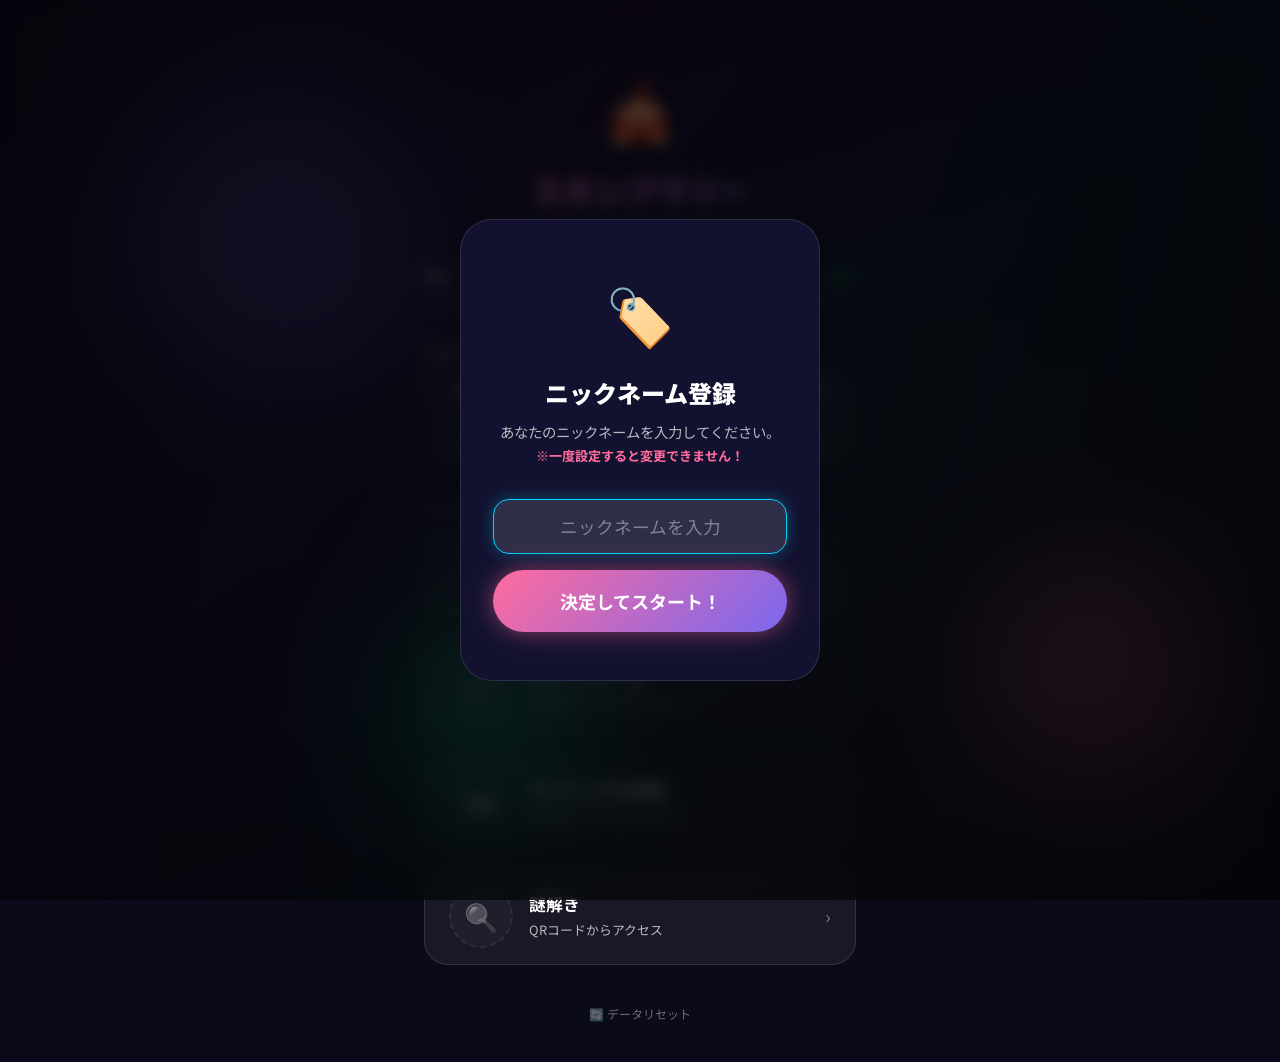
<file: index.html>
<!DOCTYPE html>
<html lang="ja">

<head>
  <meta charset="UTF-8">
  <meta name="viewport" content="width=device-width, initial-scale=1.0, user-scalable=no">
  <meta name="description" content="学校イベント スタンプラリー - 3つのゲームをクリアしてスタンプを集めよう！">
  <title>🎮 スタンプラリー</title>
  <link rel="stylesheet" href="css/style.css">
  <style>
    /* === Top Page Specific === */
    .hero {
      text-align: center;
      padding: var(--space-xl) 0 var(--space-md);
      width: 100%;
    }

    .hero-emoji {
      font-size: 3.5rem;
      display: block;
      margin-bottom: var(--space-md);
      animation: heroFloat 3s ease-in-out infinite;
    }

    @keyframes heroFloat {

      0%,
      100% {
        transform: translateY(0);
      }

      50% {
        transform: translateY(-8px);
      }
    }

    .progress-bar-wrap {
      width: 100%;
      margin-top: var(--space-lg);
    }

    .progress-info {
      display: flex;
      justify-content: space-between;
      align-items: center;
      margin-bottom: var(--space-sm);
    }

    .progress-label {
      font-size: 0.8rem;
      color: var(--text-secondary);
    }

    .progress-count {
      font-size: 0.85rem;
      font-weight: 700;
      color: var(--neon-green);
    }

    .progress-track {
      width: 100%;
      height: 8px;
      background: rgba(255, 255, 255, 0.08);
      border-radius: var(--radius-full);
      overflow: hidden;
    }

    .progress-fill {
      height: 100%;
      background: linear-gradient(90deg, var(--neon-green), var(--neon-cyan));
      border-radius: var(--radius-full);
      transition: width 0.8s cubic-bezier(0.4, 0, 0.2, 1);
      box-shadow: 0 0 12px var(--neon-green-glow);
    }

    .section-label {
      font-size: 0.75rem;
      text-transform: uppercase;
      letter-spacing: 0.15em;
      color: var(--text-muted);
      font-weight: 700;
      margin-bottom: var(--space-sm);
      padding-left: var(--space-xs);
    }

    .footer-area {
      margin-top: auto;
      padding-top: var(--space-xl);
      text-align: center;
      width: 100%;
    }

    .reset-btn {
      background: none;
      border: none;
      color: var(--text-muted);
      font-family: var(--font-family);
      font-size: 0.75rem;
      cursor: pointer;
      padding: var(--space-sm) var(--space-md);
      border-radius: var(--radius-sm);
      transition: all var(--transition-fast);
    }

    .reset-btn:hover {
      color: var(--neon-pink);
      background: rgba(255, 107, 157, 0.1);
    }
  </style>
</head>

<body>
  <!-- Animated Background -->
  <div class="bg-animated">
    <div class="bg-orb"></div>
    <div class="bg-orb"></div>
    <div class="bg-orb"></div>
  </div>

  <div class="page-container">
    <!-- Hero -->
    <div class="hero animate-fade-in-up">
      <!-- User Greeting (Shown when nickname is set) -->
      <div class="user-greeting hidden" id="userGreeting">
        <span>👋</span>
        <span><strong class="user-name-text" id="greetingName"></strong>さん、お帰り！</span>
      </div>

      <span class="hero-emoji">🎪</span>
      <h1 class="neon-title neon-title--gradient">スタンプラリー</h1>
      <p class="subtitle">4つのゲームをクリアしてスタンプを集めよう！</p>

      <!-- Progress Bar -->
      <div class="progress-bar-wrap mt-lg">
        <div class="progress-info">
          <span class="progress-label">進捗</span>
          <span class="progress-count" id="progressCount">0 / 4</span>
        </div>
        <div class="progress-track">
          <div class="progress-fill" id="progressFill" style="width: 0%"></div>
        </div>
      </div>
    </div>

    <!-- Score & Evaluation Summary -->
    <div class="mt-lg w-full animate-fade-in-up stagger-1">
      <div class="section-label">初回スコアと評価</div>
      <div class="score-summary-grid">
        <!-- Bowling Score -->
        <div class="score-card" id="scoreCardBowling">
          <div class="score-card-title">🎳 ボウリング</div>
          <div class="score-card-val" id="scoreValBowling">-</div>
          <div class="rank-badge rank-badge--none" id="rankBadgeBowling">未プレイ</div>
        </div>
        <!-- Crane Score -->
        <div class="score-card" id="scoreCardCrane">
          <div class="score-card-title">🏗️ クレーン</div>
          <div class="score-card-val" id="scoreValCrane">-</div>
          <div class="rank-badge rank-badge--none" id="rankBadgeCrane">未プレイ</div>
        </div>
        <!-- Typing Score -->
        <div class="score-card" id="scoreCardTyping">
          <div class="score-card-title">⌨️ タイピング</div>
          <div class="score-card-val" id="scoreValTyping">-</div>
          <div class="rank-badge rank-badge--none" id="rankBadgeTyping">未プレイ</div>
        </div>
      </div>
    </div>

    <!-- Stamp Grid -->
    <div class="mt-xl w-full animate-fade-in-up stagger-2">
      <div class="section-label">ゲーム一覧</div>
      <div class="stamp-grid" id="stampGrid">
        <!-- Bowling -->
        <a href="bowling/index.html" class="glass-card glass-card--interactive stamp-card" id="card-bowling">
          <div class="stamp-icon-wrap">
            <div class="stamp-icon stamp-icon--locked" id="icon-bowling">🎳</div>
          </div>
          <div class="stamp-info">
            <div class="stamp-name">ボウリング</div>
            <div class="stamp-status" id="status-bowling">未クリア</div>
          </div>
          <span class="stamp-arrow">›</span>
        </a>

        <!-- Crane -->
        <a href="crane/index.html" class="glass-card glass-card--interactive stamp-card" id="card-crane">
          <div class="stamp-icon-wrap">
            <div class="stamp-icon stamp-icon--locked" id="icon-crane">🏗️</div>
          </div>
          <div class="stamp-info">
            <div class="stamp-name">クレーンゲーム</div>
            <div class="stamp-status" id="status-crane">未クリア</div>
          </div>
          <span class="stamp-arrow">›</span>
        </a>

        <!-- Typing Evaluation -->
        <a href="typing/index.html" class="glass-card glass-card--interactive stamp-card" id="card-typing">
          <div class="stamp-icon-wrap">
            <div class="stamp-icon stamp-icon--locked" id="icon-typing">⌨️</div>
          </div>
          <div class="stamp-info">
            <div class="stamp-name">タイピングの評価</div>
            <div class="stamp-status" id="status-typing">未クリア</div>
          </div>
          <span class="stamp-arrow">›</span>
        </a>

        <!-- Mystery -->
        <a href="mystery/index.html" class="glass-card glass-card--interactive stamp-card" id="card-mystery"
          onclick="event.preventDefault(); alert('教室にあるQRコードを探してスキャンしてね！📱');">
          <div class="stamp-icon-wrap">
            <div class="stamp-icon stamp-icon--locked" id="icon-mystery">🔍</div>
          </div>
          <div class="stamp-info">
            <div class="stamp-name">謎解き</div>
            <div class="stamp-status" id="status-mystery">QRコードからアクセス</div>
          </div>
          <span class="stamp-arrow">›</span>
        </a>
      </div>
    </div>

    <!-- Completion Banner (hidden by default) -->
    <div class="glass-card completion-banner mt-xl hidden" id="completionBanner">
      <span class="trophy">🏆</span>
      <h2>全ゲームクリア！</h2>
      <p>すべてのスタンプを集めました！<br>おめでとうございます！🎉</p>

      <!-- 総合評価エリア -->
      <div class="overall-rank-box" id="overallRankBox">
        <span class="overall-rank-badge-label">✨ あなたの総合評価 ✨</span>
        <div class="overall-rank-letter" id="overallRankLetter">S</div>
        <div class="overall-rank-title" id="overallRankTitle">最高ランク S 達成！👑</div>
        <p class="overall-rank-comment" id="overallRankComment">全てにおいて圧倒的なパーフェクト実力！素晴らしい！</p>
      </div>
    </div>

    <!-- Footer -->
    <div class="footer-area animate-fade-in stagger-4">
      <button class="reset-btn" id="resetBtn" onclick="handleReset()">🔄 データリセット</button>
    </div>
  </div>

  <!-- Nickname Registration Modal (Shown only on first visit) -->
  <div class="modal-overlay hidden" id="nicknameModal">
    <div class="modal-content">
      <span class="modal-icon">🏷️</span>
      <h2 class="modal-title">ニックネーム登録</h2>
      <p class="modal-subtitle">
        あなたのニックネームを入力してください。<br>
        <span style="color: var(--neon-pink); font-size: 0.82rem; font-weight: 700;">※一度設定すると変更できません！</span>
      </p>
      <form id="nicknameForm" onsubmit="handleNicknameSubmit(event)">
        <input type="text" id="nicknameInput" class="input-field mb-md" placeholder="ニックネームを入力" maxlength="12" required
          autofocus>
        <button type="submit" class="btn btn--primary btn--full btn--large">決定してスタート！</button>
      </form>
    </div>
  </div>

  <script src="js/stamp-manager.js"></script>
  <script src="js/user-manager.js"></script>
  <script src="js/common.js"></script>
  <script>
    /** ニックネーム初期化 */
    function checkNickname() {
      if (!UserManager.hasNickname()) {
        document.getElementById('nicknameModal').classList.remove('hidden');
      } else {
        const name = UserManager.getNickname();
        document.getElementById('greetingName').textContent = name;
        document.getElementById('userGreeting').classList.remove('hidden');
      }
    }

    /** ニックネーム登録処理 */
    function handleNicknameSubmit(e) {
      e.preventDefault();
      const input = document.getElementById('nicknameInput');
      const val = input.value.trim();
      if (!val) return;

      const success = UserManager.setNickname(val);
      if (success) {
        document.getElementById('nicknameModal').classList.add('hidden');
        document.getElementById('greetingName').textContent = val;
        document.getElementById('userGreeting').classList.remove('hidden');
        vibrate([50, 50]);
      }
    }

    /** スコアと評価のUI更新 */
    function updateScoreUI() {
      const bowling = UserManager.getScore('bowling');
      const crane = UserManager.getScore('crane');
      const typing = UserManager.getScore('typing');

      // ボウリング
      if (bowling) {
        document.getElementById('scoreValBowling').textContent = `${bowling.value} 本`;
        const badge = document.getElementById('rankBadgeBowling');
        badge.textContent = `評価: ${bowling.rank}`;
        badge.className = `rank-badge rank-badge--${bowling.rank}`;
      }

      // クレーン
      if (crane) {
        document.getElementById('scoreValCrane').textContent = `${crane.value} 個`;
        const badge = document.getElementById('rankBadgeCrane');
        badge.textContent = `評価: ${crane.rank}`;
        badge.className = `rank-badge rank-badge--${crane.rank}`;
      }

      // タイピング
      if (typing) {
        document.getElementById('scoreValTyping').textContent = `${typing.rank} ランク`;
        const badge = document.getElementById('rankBadgeTyping');
        badge.textContent = `評価: ${typing.rank}`;
        badge.className = `rank-badge rank-badge--${typing.rank}`;
      }
    }

    /** スタンプUIを更新 */
    function updateStampUI() {
      const stamps = StampManager.getStamps();
      const games = ['bowling', 'crane', 'typing', 'mystery'];
      const colorClasses = {
        bowling: 'stamp-icon--bowling',
        crane: 'stamp-icon--crane',
        typing: 'stamp-icon--typing',
        mystery: 'stamp-icon--mystery'
      };
      const completedTexts = {
        bowling: 'クリア済み ✓',
        crane: 'クリア済み ✓',
        typing: 'クリア済み ✓',
        mystery: 'クリア済み ✓'
      };

      let completedCount = 0;

      games.forEach(gameId => {
        const icon = document.getElementById(`icon-${gameId}`);
        const status = document.getElementById(`status-${gameId}`);
        const card = document.getElementById(`card-${gameId}`);

        if (stamps[gameId] && stamps[gameId].completed) {
          completedCount++;
          // スタンプ取得済みの見た目
          icon.classList.remove('stamp-icon--locked');
          icon.classList.add(colorClasses[gameId]);
          status.textContent = completedTexts[gameId];
          status.classList.add('stamp-status--completed');

          // チェックマーク追加
          if (!icon.parentElement.querySelector('.stamp-check')) {
            const check = document.createElement('div');
            check.className = 'stamp-check';
            check.textContent = '✓';
            icon.parentElement.appendChild(check);
          }

          // 謎解きカードのクリック動作を変更（クリア済みなら普通にリンク）
          if (gameId === 'mystery') {
            card.onclick = null;
          }
        }
      });

      // ── ボウリングのURL制御 ──
      const cardBowling = document.getElementById('card-bowling');
      const statusBowling = document.getElementById('status-bowling');
      if (UserManager.hasScore('bowling')) {
        // スコア記録済み → URL解禁！
        cardBowling.classList.remove('disabled-link');
        cardBowling.onclick = null;
        if (!stamps.bowling?.completed) {
          statusBowling.textContent = 'いつでもプレイ可能';
        }
      } else {
        // スコア未記録 → ロック！
        cardBowling.classList.add('disabled-link');
        statusBowling.textContent = '🔒 QRコードからアクセス';
        cardBowling.onclick = (e) => {
          e.preventDefault();
          alert('ボウリング会場のQRコードからプレイしてスコアを記録すると、ここからいつでも遊べるようになります！🎳');
        };
      }

      // ── クレーンゲームのURL制御 ──
      const cardCrane = document.getElementById('card-crane');
      const statusCrane = document.getElementById('status-crane');
      if (UserManager.hasScore('crane')) {
        // スコア記録済み → URL解禁！
        cardCrane.classList.remove('disabled-link');
        cardCrane.onclick = null;
        if (!stamps.crane?.completed) {
          statusCrane.textContent = 'いつでもプレイ可能';
        }
      } else {
        // スコア未記録 → ロック！
        cardCrane.classList.add('disabled-link');
        statusCrane.textContent = '🔒 QRコードからアクセス';
        cardCrane.onclick = (e) => {
          e.preventDefault();
          alert('クレーンゲーム会場のQRコードからプレイしてスコアを記録すると、ここからいつでも遊べるようになります！🏗️');
        };
      }

      // ── タイピングのURL制御 ──
      const cardTyping = document.getElementById('card-typing');
      const statusTyping = document.getElementById('status-typing');
      if (UserManager.hasScore('typing')) {
        // スコア記録済み → URL解禁！
        cardTyping.classList.remove('disabled-link');
        cardTyping.onclick = null;
        if (!stamps.typing?.completed) {
          statusTyping.textContent = 'いつでも評価可能';
        }
      } else {
        // スコア未記録 → ロック！
        cardTyping.classList.add('disabled-link');
        statusTyping.textContent = '🔒 QRコードからアクセス';
        cardTyping.onclick = (e) => {
          e.preventDefault();
          alert('タイピング会場のQRコードから評価を記録すると、ここからいつでも確認できるようになります！⌨️');
        };
      }

      // ── 謎解きのURL制御 ──
      const cardMystery = document.getElementById('card-mystery');
      const statusMystery = document.getElementById('status-mystery');
      if (!stamps.mystery?.completed) {
        statusMystery.textContent = 'QRコードからアクセス';
        cardMystery.onclick = (e) => {
          e.preventDefault();
          alert('教室にあるQRコードを探してスキャンしてね！📱');
        };
      }

      // プログレスバー更新
      document.getElementById('progressCount').textContent = `${completedCount} / 4`;
      document.getElementById('progressFill').style.width = `${(completedCount / 4) * 100}%`;

      // 全クリア
      if (completedCount === 4) {
        // 総合評価（S / A / B / C）の算出と表示
        const overall = UserManager.getOverallRank();
        const letterEl = document.getElementById('overallRankLetter');
        const titleEl = document.getElementById('overallRankTitle');
        const commentEl = document.getElementById('overallRankComment');

        if (letterEl && titleEl && commentEl) {
          letterEl.textContent = overall.rank;
          letterEl.className = `overall-rank-letter overall-rank-letter--${overall.rank}`;
          titleEl.textContent = overall.title;
          commentEl.textContent = overall.comment;
        }

        document.getElementById('completionBanner').classList.remove('hidden');
        if (!sessionStorage.getItem('confettiShown')) {
          setTimeout(() => {
            showConfetti(4000, 80);
            vibrate([100, 50, 100, 50, 200]);
            sessionStorage.setItem('confettiShown', 'true');
          }, 600);
        }
      }
    }

    /** データリセット */
    function handleReset() {
      if (confirm('ニックネームとスコア、スタンプデータを全てリセットしますか？')) {
        StampManager.reset();
        UserManager.reset();
        sessionStorage.removeItem('confettiShown');
        location.reload();
      }
    }

    // 初期化
    document.addEventListener('DOMContentLoaded', () => {
      checkNickname();
      updateScoreUI();
      updateStampUI();
    });
  </script>
</body>

</html>
</file>
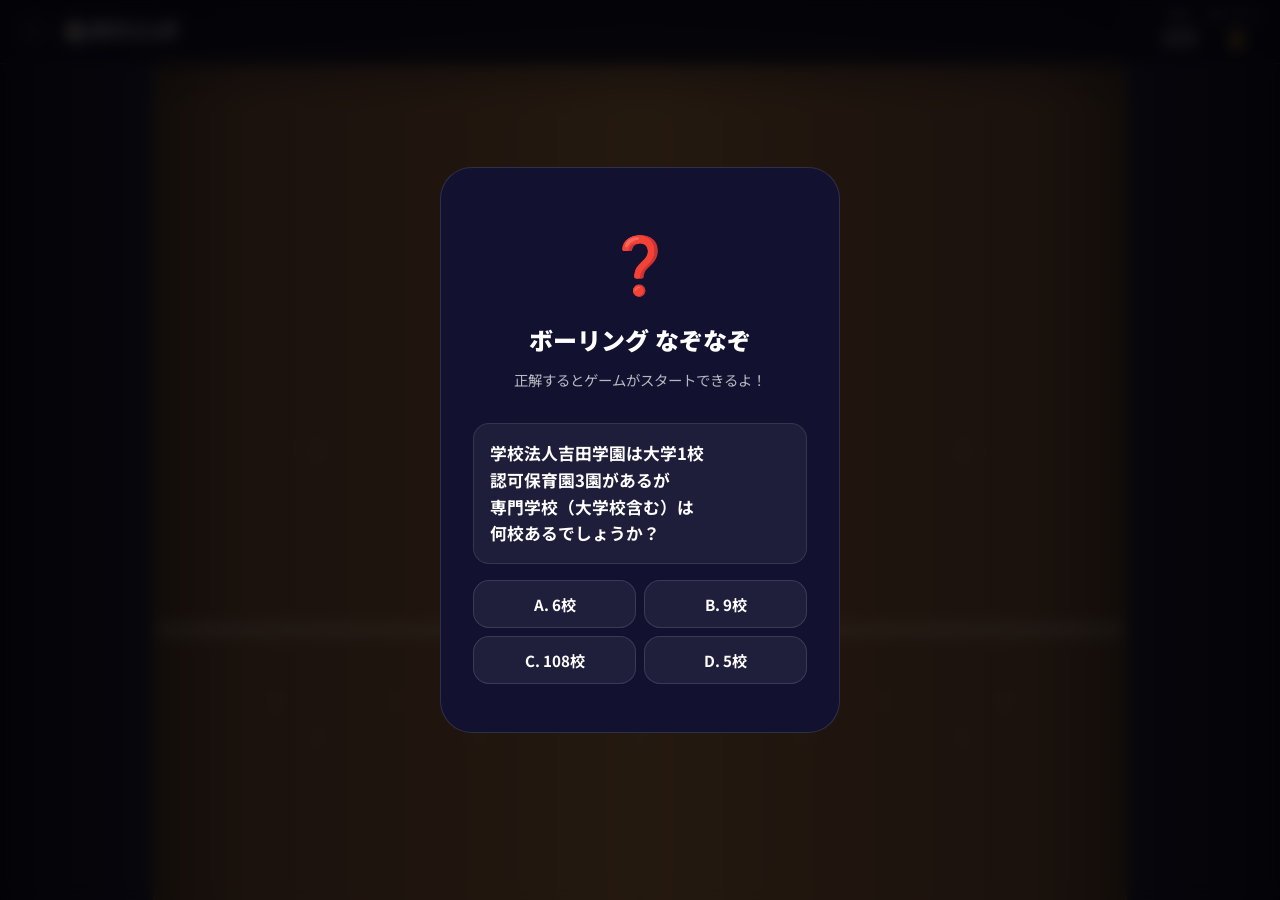
<file: bowling/index.html>
<!DOCTYPE html>
<html lang="ja">
<head>
  <meta charset="UTF-8">
  <meta name="viewport" content="width=device-width, initial-scale=1.0, user-scalable=no">
  <title>🎳 ボウリング - スタンプラリー</title>
  <link rel="stylesheet" href="../css/style.css">
  <link rel="stylesheet" href="bowling.css">
</head>
<body>
  <!-- Animated Background -->
  <div class="bg-animated">
    <div class="bg-orb"></div>
    <div class="bg-orb"></div>
    <div class="bg-orb"></div>
  </div>

  <!-- Game Header -->
  <div class="game-header-fixed">
    <a href="javascript:void(0)" class="back-btn disabled-link" id="backBtn" title="スコア保存後に利用可能">←</a>
    <div class="game-title">🎳 ボウリング</div>
    <div class="hud-scores">
      <div class="hud-throw">
        <span class="hud-label">投球</span>
        <span class="hud-value" id="throwDisplay">1 / 2</span>
      </div>
      <div class="hud-pins">
        <span class="hud-label">倒したピン</span>
        <span class="hud-value hud-value--score" id="scoreDisplay">0</span>
      </div>
    </div>
  </div>

  <!-- Game Canvas -->
  <canvas id="gameCanvas"></canvas>

  <!-- Instruction Overlay -->
  <div class="modal-overlay" id="instructionOverlay">
    <div class="modal-content instruction-modal">
      <span class="modal-icon">🎳</span>
      <h2 class="modal-title">あそびかた</h2>
      <div class="instruction-steps">
        <div class="instruction-step">
          <div class="instruction-icon">👆</div>
          <p>ボールを<strong>上にスワイプ</strong>して投げよう！</p>
        </div>
        <div class="instruction-step">
          <div class="instruction-icon">↗️</div>
          <p>スワイプの<strong>方向</strong>でボールの角度が変わるよ</p>
        </div>
        <div class="instruction-step">
          <div class="instruction-icon">⚡</div>
          <p>スワイプの<strong>速さ</strong>でボールのスピードが変わるよ</p>
        </div>
        <div class="instruction-step">
          <div class="instruction-icon">🏆</div>
          <p><strong>7本以上</strong>倒せばクリア！（2回投球できるよ）</p>
        </div>
      </div>
      <button class="btn btn--primary btn--full mt-lg" id="startBtn">ゲームスタート！</button>
    </div>
  </div>

  <!-- Result Modal -->
  <div class="modal-overlay hidden" id="resultOverlay">
    <div class="modal-content">
      <span class="modal-icon" id="resultIcon">🎉</span>
      <h2 class="modal-title" id="resultTitle">クリア！</h2>
      <p class="modal-subtitle" id="resultSubtitle">10本中 8本 倒した！</p>
      <div class="result-score-display">
        <span class="result-score-number" id="resultScore">8</span>
        <span class="result-score-label">/ 10 ピン</span>
      </div>
      <div class="modal-actions">
        <button class="btn btn--primary btn--full" id="retryBtn">もう一度あそぶ</button>
        <button class="btn btn--outline btn--full" id="rallyBtn">スタンプラリーに戻る</button>
      </div>
    </div>
  </div>

  <!-- Riddle Overlay (Shown only on first play before game) -->
  <div class="modal-overlay hidden" id="riddleOverlay">
    <div class="modal-content riddle-modal">
      <span class="modal-icon">❓</span>
      <h2 class="modal-title">ボーリング なぞなぞ</h2>
      <p class="modal-subtitle">正解するとゲームがスタートできるよ！</p>
      
      <div class="riddle-question-box" id="riddleQuestion">
        学校法人吉田学園は大学1校<br>認可保育園3園があるが<br>
        専門学校（大学校含む）は<br>何校あるでしょうか？
      </div>

      <div class="riddle-options-grid" id="riddleOptions">
        <button class="riddle-option-btn" data-index="0">A. 6校</button>
        <button class="riddle-option-btn" data-index="1">B. 9校</button>
        <button class="riddle-option-btn" data-index="2">C. 108校</button>
        <button class="riddle-option-btn" data-index="3">D. 5校</button>
      </div>

      <!-- Feedback Area -->
      <div class="riddle-feedback hidden" id="riddleFeedback"></div>

      <button class="btn btn--primary btn--full mt-md hidden" id="riddleProceedBtn">ゲームへ進む！🎳</button>
    </div>
  </div>

  <script src="../js/stamp-manager.js"></script>
  <script src="../js/user-manager.js"></script>
  <script src="../js/common.js"></script>
  <script src="bowling.js"></script>
</body>
</html>
</file>
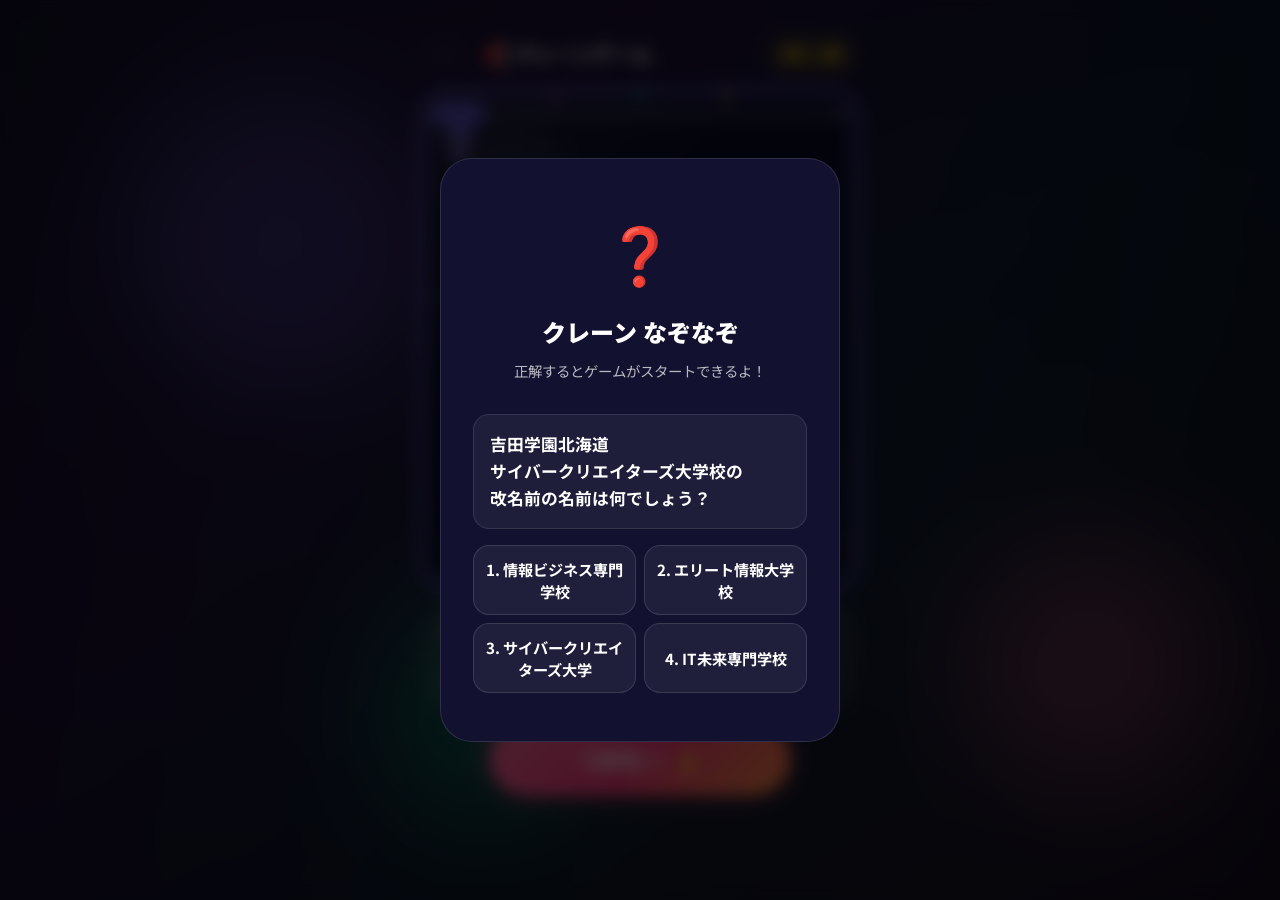
<file: crane/index.html>
<!DOCTYPE html>
<html lang="ja">

<head>
  <meta charset="UTF-8">
  <meta name="viewport" content="width=device-width, initial-scale=1.0, maximum-scale=1.0, user-scalable=no">
  <title>🧲 クレーンゲーム</title>
  <link rel="stylesheet" href="../css/style.css">
  <link rel="stylesheet" href="crane.css">
</head>

<body>
  <!-- Animated Background -->
  <div class="bg-animated">
    <div class="bg-orb"></div>
    <div class="bg-orb"></div>
    <div class="bg-orb"></div>
  </div>

  <div class="page-container">
    <!-- Header -->
    <div class="game-header">
      <a href="javascript:void(0)" class="back-btn disabled-link" id="backBtn" title="スコア保存後に利用可能">←</a>
      <div class="game-title">🧲 クレーンゲーム</div>
      <div class="attempt-counter" id="attemptCounter">残り: <span id="attemptsLeft">3</span>回</div>
    </div>

    <!-- Crane Machine -->
    <div class="crane-machine" id="craneMachine">
      <!-- Machine top frame -->
      <div class="machine-top-frame">
        <div class="machine-light machine-light--1"></div>
        <div class="machine-light machine-light--2"></div>
        <div class="machine-light machine-light--3"></div>
      </div>

      <!-- Rail area -->
      <div class="crane-rail" id="craneRail">
        <div class="rail-track"></div>
        <div class="crane-assembly" id="craneAssembly">
          <div class="crane-trolley"></div>
          <div class="crane-wire" id="craneWire"></div>
          <div class="crane-claw-container" id="craneClawContainer">
            <div class="crane-claw" id="craneClaw">
              <div class="claw-arm claw-arm--left"></div>
              <div class="claw-arm claw-arm--right"></div>
              <div class="claw-center"></div>
            </div>
          </div>
        </div>
      </div>

      <!-- Play area -->
      <div class="play-area" id="playArea">
        <!-- Prizes are generated by JS -->
      </div>

      <!-- Prize chute -->
      <div class="prize-chute" id="prizeChute">
        <div class="prize-chute-opening"></div>
        <div class="prize-chute-label">▼ PRIZE</div>
      </div>

      <!-- Glass reflection overlay -->
      <div class="glass-reflection"></div>
    </div>

    <!-- Collected prizes display -->
    <div class="collected-area glass-card mt-md" id="collectedArea">
      <div class="collected-label">🎁 ゲットした景品</div>
      <div class="collected-prizes" id="collectedPrizes">
        <span class="collected-empty">まだ景品がありません</span>
      </div>
    </div>

    <!-- Grab Button -->
    <div class="grab-btn-wrapper mt-md">
      <button class="grab-btn" id="grabBtn" type="button">
        <span class="grab-btn-text">つかむ！</span>
        <span class="grab-btn-icon">🪝</span>
      </button>
    </div>
  </div>

  <!-- Instructions Overlay -->
  <div class="modal-overlay" id="instructionsOverlay">
    <div class="modal-content">
      <span class="modal-icon">🧲</span>
      <h2 class="modal-title">クレーンゲーム</h2>
      <p class="modal-subtitle">
        クレーンが左右に動いています。<br>
        タイミングよく<strong>「つかむ！」</strong>ボタンを<br>
        押して景品をゲットしよう！<br><br>
        <span style="color: var(--neon-yellow);">🎯 チャンスは3回！</span><br>
        <span style="color: var(--neon-green);">🎁 1つ以上ゲットでクリア！</span>
      </p>
      <div class="modal-actions">
        <button class="btn btn--primary btn--large btn--full" id="startBtn">ゲームスタート！</button>
      </div>
    </div>
  </div>

  <!-- Result Overlay -->
  <div class="modal-overlay hidden" id="resultOverlay">
    <div class="modal-content">
      <span class="modal-icon" id="resultIcon">🎉</span>
      <h2 class="modal-title" id="resultTitle">クリア！</h2>
      <p class="modal-subtitle" id="resultMessage">景品をゲットしました！</p>
      <div class="collected-prizes result-prizes" id="resultPrizes"></div>
      <div class="modal-actions mt-lg">
        <button class="btn btn--primary btn--full" id="resultBackBtn">スタンプラリーに戻る</button>
        <button class="btn btn--outline btn--full" id="retryBtn">もう一度遊ぶ</button>
      </div>
    </div>
  </div>

  <!-- Riddle Overlay (Shown only on first play before game) -->
  <div class="modal-overlay hidden" id="riddleOverlay">
    <div class="modal-content riddle-modal">
      <span class="modal-icon">❓</span>
      <h2 class="modal-title">クレーン なぞなぞ</h2>
      <p class="modal-subtitle">正解するとゲームがスタートできるよ！</p>

      <div class="riddle-question-box" id="riddleQuestion">
 吉田学園北海道<br>サイバークリエイターズ大学校の<br>改名前の名前は何でしょう？
      </div>

      <div class="riddle-options-grid" id="riddleOptions">
        <button class="riddle-option-btn" data-index="0">1. 情報ビジネス専門学校</button>
        <button class="riddle-option-btn" data-index="1">2. エリート情報大学校</button>
        <button class="riddle-option-btn" data-index="2">3. サイバークリエイターズ大学</button>
        <button class="riddle-option-btn" data-index="3">4. IT未来専門学校</button>
      </div>

      <!-- Feedback Area -->
      <div class="riddle-feedback hidden" id="riddleFeedback"></div>

      <button class="btn btn--primary btn--full mt-md hidden" id="riddleProceedBtn">ゲームへ進む！🧲</button>
    </div>
  </div>

  <script src="../js/stamp-manager.js"></script>
  <script src="../js/user-manager.js"></script>
  <script src="../js/common.js"></script>
  <script src="crane.js"></script>
</body>

</html>
</file>
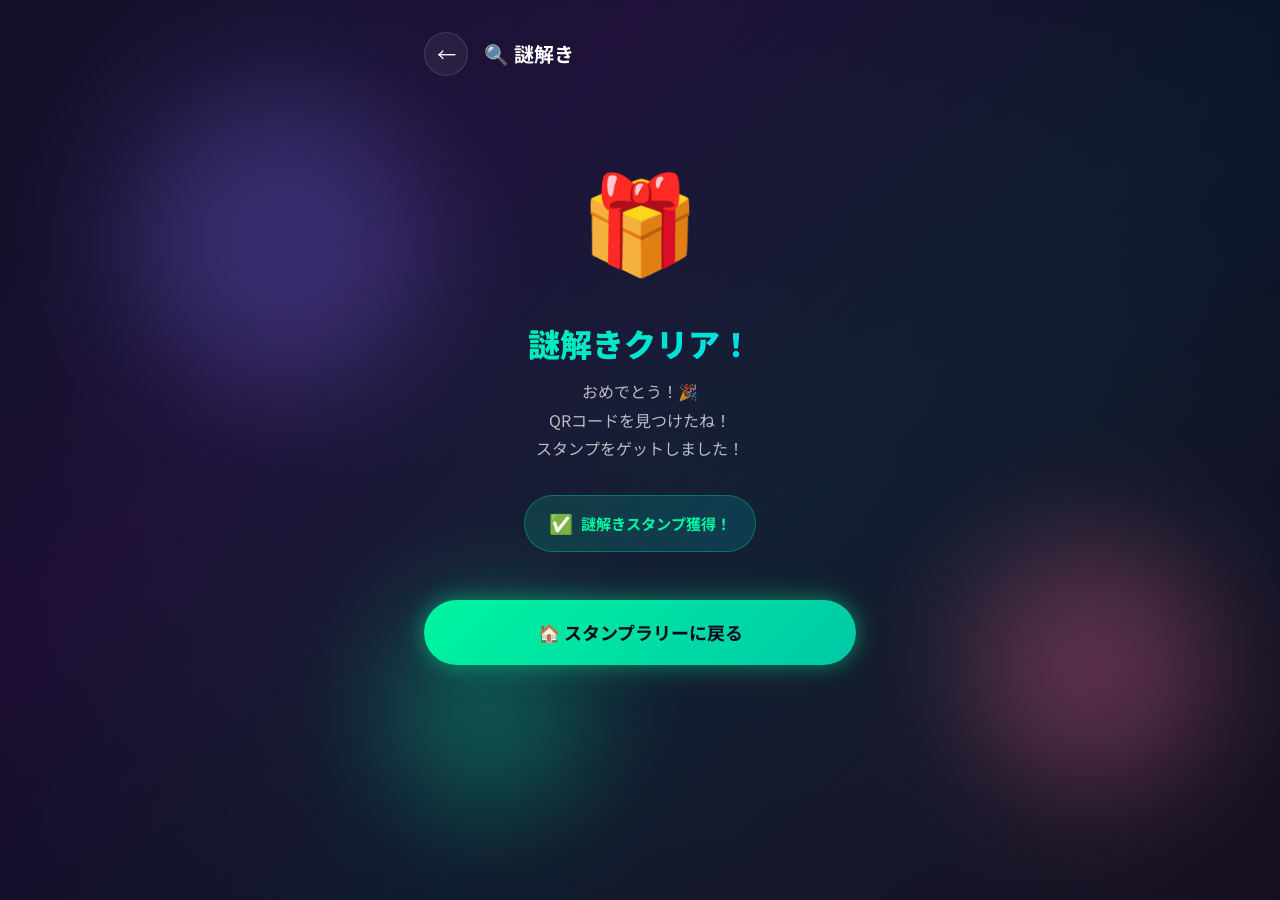
<file: mystery/index.html>
<!DOCTYPE html>
<html lang="ja">
<head>
  <meta charset="UTF-8">
  <meta name="viewport" content="width=device-width, initial-scale=1.0, user-scalable=no">
  <meta name="description" content="謎解きクリアページ - QRコードからのアクセス限定">
  <title>🔍 謎解き</title>
  <link rel="stylesheet" href="../css/style.css">
  <style>
    /* === Mystery Page Specific === */

    /* Success Screen */
    .success-screen {
      text-align: center;
      padding: var(--space-2xl) 0;
      width: 100%;
    }

    .treasure-box {
      font-size: 6rem;
      display: block;
      margin-bottom: var(--space-lg);
      animation: treasureOpen 1s ease-in-out;
    }

    @keyframes treasureOpen {
      0% { transform: scale(0) rotate(-20deg); opacity: 0; }
      50% { transform: scale(1.2) rotate(5deg); opacity: 1; }
      100% { transform: scale(1) rotate(0deg); opacity: 1; }
    }

    .success-title {
      font-size: 2rem;
      font-weight: 900;
      margin-bottom: var(--space-sm);
      background: linear-gradient(135deg, var(--neon-green), var(--neon-cyan));
      -webkit-background-clip: text;
      -webkit-text-fill-color: transparent;
      background-clip: text;
    }

    .success-subtitle {
      color: var(--text-secondary);
      font-size: 1rem;
      margin-bottom: var(--space-xl);
      line-height: 1.8;
    }

    .stamp-earned {
      display: inline-flex;
      align-items: center;
      gap: var(--space-sm);
      padding: 12px 24px;
      background: linear-gradient(135deg, rgba(0, 245, 160, 0.15), rgba(0, 212, 255, 0.15));
      border: 1px solid rgba(0, 245, 160, 0.3);
      border-radius: var(--radius-full);
      font-weight: 700;
      color: var(--neon-green);
      font-size: 0.95rem;
      animation: fadeInScale 0.5s ease 0.5s both;
    }

    .stamp-earned::before {
      content: '✅';
      font-size: 1.2rem;
    }

    .sparkle-container {
      position: fixed;
      inset: 0;
      pointer-events: none;
      z-index: 10;
      overflow: hidden;
    }

    .sparkle {
      position: absolute;
      width: 6px;
      height: 6px;
      border-radius: 50%;
      animation: sparkleFade 1.5s ease-out forwards;
    }

    @keyframes sparkleFade {
      0% { transform: scale(0); opacity: 1; }
      50% { transform: scale(1); opacity: 1; }
      100% { transform: scale(0); opacity: 0; }
    }

    .already-cleared {
      text-align: center;
      padding: var(--space-2xl) 0;
    }

    .already-cleared .icon {
      font-size: 4rem;
      display: block;
      margin-bottom: var(--space-md);
    }

    .already-cleared h2 {
      font-size: 1.3rem;
      font-weight: 700;
      color: var(--neon-green);
      margin-bottom: var(--space-sm);
    }

    .already-cleared p {
      color: var(--text-secondary);
      font-size: 0.9rem;
      margin-bottom: var(--space-xl);
    }
  </style>
</head>
<body>
  <!-- Animated Background -->
  <div class="bg-animated">
    <div class="bg-orb"></div>
    <div class="bg-orb"></div>
    <div class="bg-orb"></div>
  </div>

  <div class="page-container">
    <!-- Game Header -->
    <div class="game-header animate-fade-in">
      <a href="../index.html" class="back-btn" id="backBtn">←</a>
      <h1 class="game-title">🔍 謎解き</h1>
    </div>

    <!-- Access Denied Screen (not used) -->

    <!-- Success Screen -->
    <div class="success-screen" id="successScreen" style="display: none;">
      <span class="treasure-box">🎁</span>
      <h2 class="success-title">謎解きクリア！</h2>
      <p class="success-subtitle">
        おめでとう！🎉<br>
        QRコードを見つけたね！<br>
        スタンプをゲットしました！
      </p>
      <div class="stamp-earned">謎解きスタンプ獲得！</div>
      <div class="mt-2xl">
        <a href="../index.html" class="btn btn--green btn--large btn--full">
          🏠 スタンプラリーに戻る
        </a>
      </div>
    </div>

    <!-- Already Cleared Screen -->
    <div class="already-cleared" id="alreadyCleared" style="display: none;">
      <span class="icon">✨</span>
      <h2>クリア済みです！</h2>
      <p>謎解きスタンプは既に獲得済みです。</p>
      <a href="../index.html" class="btn btn--outline btn--full">🏠 スタンプラリーに戻る</a>
    </div>
  </div>

  <!-- Sparkles -->
  <div class="sparkle-container" id="sparkleContainer"></div>

  <script src="../js/stamp-manager.js"></script>
  <script src="../js/common.js"></script>
  <script>

    function showSparkles() {
      const container = document.getElementById('sparkleContainer');
      const colors = ['#00f5a0', '#00d4ff', '#ffd700', '#7b68ee', '#ff6b9d'];
      
      for (let i = 0; i < 30; i++) {
        const sparkle = document.createElement('div');
        sparkle.className = 'sparkle';
        sparkle.style.background = colors[Math.floor(Math.random() * colors.length)];
        sparkle.style.left = Math.random() * 100 + '%';
        sparkle.style.top = Math.random() * 100 + '%';
        sparkle.style.animationDelay = Math.random() * 1 + 's';
        sparkle.style.width = (Math.random() * 6 + 4) + 'px';
        sparkle.style.height = sparkle.style.width;
        container.appendChild(sparkle);
      }

      setTimeout(() => {
        container.innerHTML = '';
      }, 3000);
    }

    function init() {
      // 既にクリア済みかチェック
      if (StampManager.isCompleted('mystery')) {
        document.getElementById('alreadyCleared').style.display = 'block';
        return;
      }

      // サイトに入った時点でスタンプ付与
      StampManager.addStamp('mystery');
      document.getElementById('successScreen').style.display = 'block';

      // エフェクト
      setTimeout(() => {
        showSparkles();
        showConfetti(3000, 60);
        vibrate([100, 50, 100, 50, 200]);
      }, 500);
    }

    document.addEventListener('DOMContentLoaded', init);
  </script>
</body>
</html>
</file>
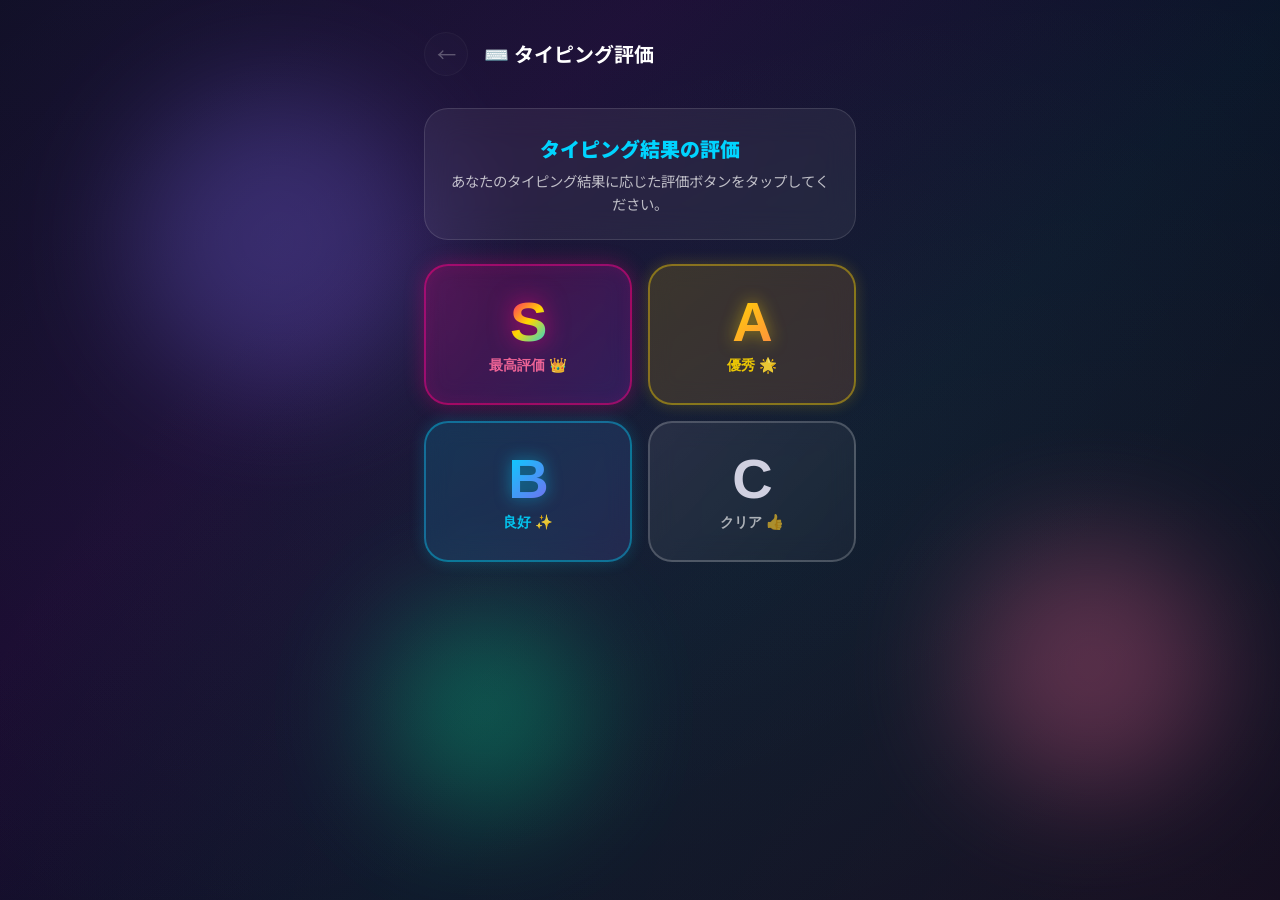
<file: typing/index.html>
<!DOCTYPE html>
<html lang="ja">
<head>
  <meta charset="UTF-8">
  <meta name="viewport" content="width=device-width, initial-scale=1.0, maximum-scale=1.0, user-scalable=no">
  <title>⌨️ タイピング評価 - スタンプラリー</title>
  <link rel="stylesheet" href="../css/style.css">
  <link rel="stylesheet" href="typing.css">
</head>
<body>
  <!-- Animated Background -->
  <div class="bg-animated">
    <div class="bg-orb"></div>
    <div class="bg-orb"></div>
    <div class="bg-orb"></div>
  </div>

  <div class="page-container">
    <!-- Header -->
    <div class="game-header">
      <a href="javascript:void(0)" class="back-btn disabled-link" id="backBtn" title="評価記録後に利用可能">←</a>
      <div class="game-title">⌨️ タイピング評価</div>
    </div>

    <!-- Main Content -->
    <div class="typing-container">
      <div class="glass-card typing-guide-card">
        <h2 class="typing-guide-title">タイピング結果の評価</h2>
        <p class="typing-guide-desc">あなたのタイピング結果に応じた評価ボタンをタップしてください。</p>
      </div>

      <!-- 4つの大きな評価ボタン -->
      <div class="eval-btn-grid">
        <!-- S Button -->
        <button class="eval-btn eval-btn--S" data-rank="S" type="button">
          <span class="eval-rank-letter">S</span>
          <span class="eval-rank-label">最高評価 👑</span>
        </button>

        <!-- A Button -->
        <button class="eval-btn eval-btn--A" data-rank="A" type="button">
          <span class="eval-rank-letter">A</span>
          <span class="eval-rank-label">優秀 🌟</span>
        </button>

        <!-- B Button -->
        <button class="eval-btn eval-btn--B" data-rank="B" type="button">
          <span class="eval-rank-letter">B</span>
          <span class="eval-rank-label">良好 ✨</span>
        </button>

        <!-- C Button -->
        <button class="eval-btn eval-btn--C" data-rank="C" type="button">
          <span class="eval-rank-letter">C</span>
          <span class="eval-rank-label">クリア 👍</span>
        </button>
      </div>
    </div>
  </div>

  <!-- Result Modal -->
  <div class="modal-overlay hidden" id="resultModal">
    <div class="modal-content">
      <span class="modal-icon" id="resultIcon">🎉</span>
      <h2 class="modal-title" id="resultTitle">評価完了！</h2>
      <p class="modal-subtitle">タイピングの評価を記録しました！<br>スタンプを獲得しました！🎊</p>
      <div class="mb-lg">
        <span class="rank-badge" id="resultRank">S</span>
      </div>
      <div class="modal-actions mt-lg">
        <button class="btn btn--primary btn--full btn--large" id="resultRallyBtn">スタンプラリーに戻る</button>
      </div>
    </div>
  </div>

  <script src="../js/stamp-manager.js"></script>
  <script src="../js/user-manager.js"></script>
  <script src="../js/common.js"></script>
  <script src="typing.js"></script>
</body>
</html>
</file>
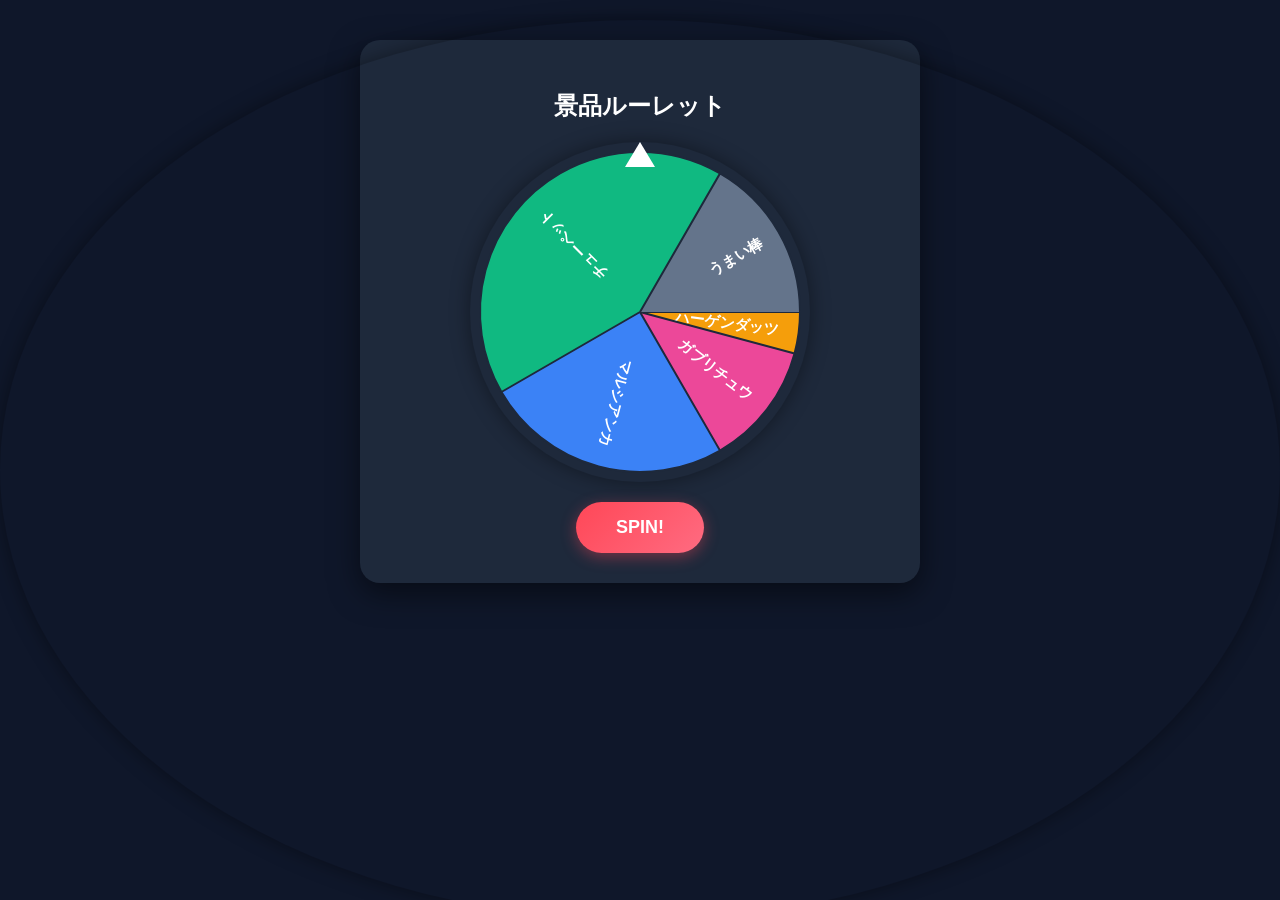
<file: gemini-code-1787552587015.html>
<!DOCTYPE html>
<html lang="ja">

<head>
  <meta charset="UTF-8">
  <title>確率設定付きルーレット</title>
  <style>
    body {
      font-family: 'Helvetica Neue', Arial, sans-serif;
      text-align: center;
      background: #0f172a;
      color: #fff;
      margin: 0;
      padding: 20px;
      overflow-x: hidden;
    }

    .container {
      max-width: 500px;
      margin: 20px auto;
      background: #1e293b;
      padding: 30px;
      border-radius: 20px;
      box-shadow: 0 10px 30px rgba(0, 0, 0, 0.5);
      position: relative;
    }

    canvas {
      display: block;
      margin: 20px auto;
      border-radius: 50%;
      box-shadow: 0 0 20px rgba(0, 0, 0, 0.4);
    }

    button {
      padding: 15px 40px;
      font-size: 18px;
      font-weight: bold;
      background: linear-gradient(135deg, #ff4757, #ff6b81);
      color: white;
      border: none;
      border-radius: 50px;
      cursor: pointer;
      box-shadow: 0 4px 15px rgba(255, 71, 87, 0.4);
      transition: transform 0.1s;
    }

    button:active {
      transform: scale(0.95);
    }

    /* 当選ポップアップ演出 */
    #modal {
      display: none;
      position: fixed;
      top: 0;
      left: 0;
      width: 100%;
      height: 100%;
      background: rgba(0, 0, 0, 0.8);
      justify-content: center;
      align-items: center;
      z-index: 100;
    }

    .modal-content {
      background: #1e293b;
      padding: 40px;
      border-radius: 20px;
      border: 2px solid #f59e0b;
      text-align: center;
      animation: popIn 0.5s cubic-bezier(0.175, 0.885, 0.32, 1.275);
    }

    .modal-content h1 {
      font-size: 48px;
      color: #f59e0b;
      margin: 10px 0;
      text-shadow: 0 0 10px rgba(245, 158, 11, 0.5);
    }

    @keyframes popIn {
      0% {
        transform: scale(0);
      }

      100% {
        transform: scale(1);
      }
    }

    #confetti {
      position: fixed;
      top: 0;
      left: 0;
      width: 100%;
      height: 100%;
      pointer-events: none;
      z-index: 99;
    }
  </style>
</head>

<body>

  <div class="container">
    <h2>景品ルーレット</h2>
    <canvas id="wheel" width="340" height="340"></canvas>
    <button onclick="spin()">SPIN!</button>
  </div>

  <div id="modal" onclick="closeModal()">
    <div class="modal-content">
      <p style="margin:0; font-size: 18px;">🎉 WINNER! 🎉</p>
      <h1 id="winner-text">-</h1>
      <p style="font-size: 12px; color: #94a3b8;">クリックで閉じる</p>
    </div>
  </div>
  <canvas id="confetti"></canvas>

  <script>
    // ==========================================
    // ⚙️ 項目・確率（重み）のコード設定
    // ==========================================
    // weight の数値が大きいほど当たる確率と扇の面積が大きくなります
    const ITEMS = [
      { name: "ハーゲンダッツ", weight: 1, color: "#f59e0b" },
      { name: "ガブリチュウ", weight: 3, color: "#ec4899" },
      { name: "マルシアンカ", weight: 6, color: "#3b82f6" },
      { name: "チューペット", weight: 10, color: "#10b981" },
      { name: "うまい棒", weight: 4, color: "#64748b" }

    ];

    const canvas = document.getElementById('wheel');
    const ctx = canvas.getContext('2d');
    const totalWeight = ITEMS.reduce((sum, item) => sum + item.weight, 0);
    let currentAngle = 0;
    let isSpinning = false;

    // ルーレット描画
    function drawWheel() {
      ctx.clearRect(0, 0, canvas.width, canvas.height);
      let startAngle = currentAngle;

      ITEMS.forEach((item) => {
        const sliceAngle = (item.weight / totalWeight) * 2 * Math.PI;
        const endAngle = startAngle + sliceAngle;

        ctx.beginPath();
        ctx.moveTo(170, 170);
        ctx.arc(170, 170, 160, startAngle, endAngle);
        ctx.fillStyle = item.color;
        ctx.fill();
        ctx.lineWidth = 2;
        ctx.strokeStyle = "#1e293b";
        ctx.stroke();

        // テキスト描画
        ctx.save();
        ctx.translate(170, 170);
        ctx.rotate(startAngle + sliceAngle / 2);
        ctx.textAlign = "right";
        ctx.fillStyle = "#ffffff";
        ctx.font = "bold 15px sans-serif";
        ctx.fillText(item.name, 140, 5);
        ctx.restore();

        startAngle = endAngle;
      });

      // 上部ポインター
      ctx.beginPath();
      ctx.moveTo(170, 0); ctx.lineTo(155, 25); ctx.lineTo(185, 25);
      ctx.closePath();
      ctx.fillStyle = "#ffffff";
      ctx.fill();
    }

    // 回転処理
    function spin() {
      if (isSpinning) return;
      isSpinning = true;

      let speed = Math.random() * 0.3 + 0.5;
      function animate() {
        if (speed <= 0.0015) {
          isSpinning = false;
          showWinner();
          return;
        }
        currentAngle += speed;
        speed *= 0.985;
        drawWheel();
        requestAnimationFrame(animate);
      }
      animate();
    }

    // 当選判定と演出発動
    function showWinner() {
      const normalizedAngle = (1.5 * Math.PI - (currentAngle % (2 * Math.PI)) + 2 * Math.PI) % (2 * Math.PI);
      let accumulatedAngle = 0;
      let winner = ITEMS[0].name;

      for (let item of ITEMS) {
        const sliceAngle = (item.weight / totalWeight) * 2 * Math.PI;
        if (normalizedAngle >= accumulatedAngle && normalizedAngle < accumulatedAngle + sliceAngle) {
          winner = item.name;
          break;
        }
        accumulatedAngle += sliceAngle;
      }

      document.getElementById('winner-text').innerText = winner;
      document.getElementById('modal').style.display = 'flex';
      triggerConfetti();
    }

    function closeModal() {
      document.getElementById('modal').style.display = 'none';
    }

    // 紙吹雪エフェクト
    function triggerConfetti() {
      const c = document.getElementById('confetti');
      const cx = c.getContext('2d');
      c.width = window.innerWidth; c.height = window.innerHeight;
      let particles = Array.from({ length: 80 }, () => ({
        x: c.width / 2, y: c.height / 2,
        vx: (Math.random() - 0.5) * 15, vy: (Math.random() - 0.5) * 15 - 5,
        size: Math.random() * 8 + 4, color: `hsl(${Math.random() * 360}, 100%, 50%)`
      }));

      function render() {
        cx.clearRect(0, 0, c.width, c.height);
        particles.forEach(p => {
          p.x += p.vx; p.y += p.vy; p.vy += 0.2;
          cx.fillStyle = p.color;
          cx.fillRect(p.x, p.y, p.size, p.size);
        });
        particles = particles.filter(p => p.y < c.height);
        if (particles.length > 0) requestAnimationFrame(render);
      }
      render();
    }

    drawWheel();
  </script>
</body>

</html>
</file>
<file: css/style.css>
/* ============================================
   🎨 School Event Game - Design System
   ============================================ */

/* --- Google Fonts --- */
@import url('https://fonts.googleapis.com/css2?family=Noto+Sans+JP:wght@400;500;700;900&display=swap');

/* --- CSS Custom Properties --- */
:root {
  /* Background */
  --bg-primary: #0a0a1a;
  --bg-secondary: #121230;
  --bg-tertiary: #1a1a3e;

  /* Neon Accent Colors */
  --neon-pink: #ff6b9d;
  --neon-pink-glow: rgba(255, 107, 157, 0.4);
  --neon-green: #00f5a0;
  --neon-green-glow: rgba(0, 245, 160, 0.4);
  --neon-blue: #7b68ee;
  --neon-blue-glow: rgba(123, 104, 238, 0.4);
  --neon-yellow: #ffd700;
  --neon-yellow-glow: rgba(255, 215, 0, 0.4);
  --neon-orange: #ff8c42;
  --neon-cyan: #00d4ff;

  /* Text */
  --text-primary: #ffffff;
  --text-secondary: rgba(255, 255, 255, 0.7);
  --text-muted: rgba(255, 255, 255, 0.4);

  /* Glass */
  --glass-bg: rgba(255, 255, 255, 0.06);
  --glass-bg-hover: rgba(255, 255, 255, 0.1);
  --glass-border: rgba(255, 255, 255, 0.12);
  --glass-border-hover: rgba(255, 255, 255, 0.2);

  /* Shadows */
  --shadow-sm: 0 2px 8px rgba(0, 0, 0, 0.3);
  --shadow-md: 0 4px 16px rgba(0, 0, 0, 0.4);
  --shadow-lg: 0 8px 32px rgba(0, 0, 0, 0.5);
  --shadow-neon-pink: 0 0 20px var(--neon-pink-glow), 0 0 40px rgba(255, 107, 157, 0.15);
  --shadow-neon-green: 0 0 20px var(--neon-green-glow), 0 0 40px rgba(0, 245, 160, 0.15);
  --shadow-neon-blue: 0 0 20px var(--neon-blue-glow), 0 0 40px rgba(123, 104, 238, 0.15);

  /* Border Radius */
  --radius-sm: 8px;
  --radius-md: 16px;
  --radius-lg: 24px;
  --radius-xl: 32px;
  --radius-full: 9999px;

  /* Typography */
  --font-family: 'Noto Sans JP', -apple-system, BlinkMacSystemFont, sans-serif;

  /* Spacing */
  --space-xs: 4px;
  --space-sm: 8px;
  --space-md: 16px;
  --space-lg: 24px;
  --space-xl: 32px;
  --space-2xl: 48px;
  --space-3xl: 64px;

  /* Transitions */
  --transition-fast: 0.15s ease;
  --transition-normal: 0.3s ease;
  --transition-slow: 0.5s cubic-bezier(0.4, 0, 0.2, 1);
}

/* --- Reset & Base --- */
*,
*::before,
*::after {
  margin: 0;
  padding: 0;
  box-sizing: border-box;
}

html {
  font-size: 16px;
  -webkit-tap-highlight-color: transparent;
  -webkit-text-size-adjust: 100%;
}

body {
  font-family: var(--font-family);
  background: var(--bg-primary);
  color: var(--text-primary);
  min-height: 100dvh;
  overflow-x: hidden;
  line-height: 1.6;
  -webkit-font-smoothing: antialiased;
}

/* --- Animated Background --- */
.bg-animated {
  position: fixed;
  inset: 0;
  z-index: 0;
  overflow: hidden;
  background: linear-gradient(135deg, #0a0a1a 0%, #1a0a2e 30%, #0a1628 60%, #0a0a1a 100%);
}

.bg-animated::before {
  content: '';
  position: absolute;
  top: -50%;
  left: -50%;
  width: 200%;
  height: 200%;
  background: radial-gradient(ellipse at 30% 20%, rgba(123, 104, 238, 0.08) 0%, transparent 50%),
              radial-gradient(ellipse at 70% 80%, rgba(255, 107, 157, 0.06) 0%, transparent 50%),
              radial-gradient(ellipse at 50% 50%, rgba(0, 245, 160, 0.04) 0%, transparent 50%);
  animation: bgFloat 20s ease-in-out infinite;
}

@keyframes bgFloat {
  0%, 100% { transform: translate(0, 0) rotate(0deg); }
  33% { transform: translate(2%, -2%) rotate(1deg); }
  66% { transform: translate(-1%, 1%) rotate(-0.5deg); }
}

/* Floating orbs */
.bg-orb {
  position: absolute;
  border-radius: 50%;
  filter: blur(60px);
  opacity: 0.3;
  animation: orbFloat 15s ease-in-out infinite;
}

.bg-orb:nth-child(1) {
  width: 300px;
  height: 300px;
  background: var(--neon-blue);
  top: 10%;
  left: 10%;
  animation-delay: 0s;
}

.bg-orb:nth-child(2) {
  width: 250px;
  height: 250px;
  background: var(--neon-pink);
  top: 60%;
  right: 5%;
  animation-delay: -5s;
}

.bg-orb:nth-child(3) {
  width: 200px;
  height: 200px;
  background: var(--neon-green);
  bottom: 10%;
  left: 30%;
  animation-delay: -10s;
}

@keyframes orbFloat {
  0%, 100% { transform: translate(0, 0) scale(1); }
  25% { transform: translate(20px, -30px) scale(1.05); }
  50% { transform: translate(-10px, 20px) scale(0.95); }
  75% { transform: translate(15px, 10px) scale(1.02); }
}

/* --- Page Container --- */
.page-container {
  position: relative;
  z-index: 1;
  min-height: 100dvh;
  padding: var(--space-lg) var(--space-md);
  display: flex;
  flex-direction: column;
  align-items: center;
  max-width: 480px;
  margin: 0 auto;
}

/* --- Glass Card --- */
.glass-card {
  background: var(--glass-bg);
  backdrop-filter: blur(16px);
  -webkit-backdrop-filter: blur(16px);
  border: 1px solid var(--glass-border);
  border-radius: var(--radius-lg);
  padding: var(--space-lg);
  transition: all var(--transition-normal);
  width: 100%;
}

.glass-card:hover {
  background: var(--glass-bg-hover);
  border-color: var(--glass-border-hover);
}

.glass-card--interactive {
  cursor: pointer;
}

.glass-card--interactive:active {
  transform: scale(0.98);
}

/* --- Neon Title --- */
.neon-title {
  font-size: 2rem;
  font-weight: 900;
  text-align: center;
  line-height: 1.3;
  letter-spacing: -0.02em;
}

.neon-title--gradient {
  background: linear-gradient(135deg, var(--neon-pink), var(--neon-blue), var(--neon-green));
  background-size: 200% 200%;
  -webkit-background-clip: text;
  -webkit-text-fill-color: transparent;
  background-clip: text;
  animation: gradientShift 4s ease-in-out infinite;
}

@keyframes gradientShift {
  0%, 100% { background-position: 0% 50%; }
  50% { background-position: 100% 50%; }
}

.subtitle {
  font-size: 0.875rem;
  color: var(--text-secondary);
  text-align: center;
  margin-top: var(--space-sm);
}

/* --- Buttons --- */
.btn {
  display: inline-flex;
  align-items: center;
  justify-content: center;
  gap: var(--space-sm);
  padding: 14px 28px;
  border: none;
  border-radius: var(--radius-full);
  font-family: var(--font-family);
  font-size: 1rem;
  font-weight: 700;
  cursor: pointer;
  transition: all var(--transition-normal);
  text-decoration: none;
  position: relative;
  overflow: hidden;
  -webkit-user-select: none;
  user-select: none;
}

.btn::after {
  content: '';
  position: absolute;
  inset: 0;
  border-radius: inherit;
  opacity: 0;
  transition: opacity var(--transition-fast);
  background: rgba(255, 255, 255, 0.1);
}

.btn:active::after {
  opacity: 1;
}

.btn:active {
  transform: scale(0.96);
}

.btn--primary {
  background: linear-gradient(135deg, var(--neon-pink), var(--neon-blue));
  color: white;
  box-shadow: var(--shadow-neon-pink);
}

.btn--primary:hover {
  box-shadow: 0 0 30px var(--neon-pink-glow), 0 0 60px rgba(255, 107, 157, 0.2);
}

.btn--green {
  background: linear-gradient(135deg, var(--neon-green), #00c9a7);
  color: #0a0a1a;
  box-shadow: var(--shadow-neon-green);
}

.btn--blue {
  background: linear-gradient(135deg, var(--neon-blue), var(--neon-cyan));
  color: white;
  box-shadow: var(--shadow-neon-blue);
}

.btn--outline {
  background: transparent;
  color: var(--text-primary);
  border: 1px solid var(--glass-border);
}

.btn--outline:hover {
  border-color: var(--glass-border-hover);
  background: var(--glass-bg);
}

.btn--large {
  padding: 18px 36px;
  font-size: 1.125rem;
}

.btn--full {
  width: 100%;
}

.btn--disabled {
  opacity: 0.5;
  pointer-events: none;
}

/* --- Stamp Card --- */
.stamp-grid {
  display: flex;
  flex-direction: column;
  gap: var(--space-md);
  width: 100%;
}

.stamp-card {
  display: flex;
  align-items: center;
  gap: var(--space-md);
  padding: var(--space-md) var(--space-lg);
  text-decoration: none;
  color: var(--text-primary);
}

.stamp-icon-wrap {
  position: relative;
  width: 64px;
  height: 64px;
  flex-shrink: 0;
}

.stamp-icon {
  width: 64px;
  height: 64px;
  border-radius: 50%;
  display: flex;
  align-items: center;
  justify-content: center;
  font-size: 1.75rem;
  position: relative;
  transition: all var(--transition-normal);
}

.stamp-icon--locked {
  background: rgba(255, 255, 255, 0.05);
  border: 2px dashed rgba(255, 255, 255, 0.15);
  filter: grayscale(1);
  opacity: 0.5;
}

.stamp-icon--bowling {
  background: linear-gradient(135deg, var(--neon-pink), #ff3d7f);
  box-shadow: var(--shadow-neon-pink);
}

.stamp-icon--crane {
  background: linear-gradient(135deg, var(--neon-blue), #5b4ed4);
  box-shadow: var(--shadow-neon-blue);
}

.stamp-icon--typing {
  background: linear-gradient(135deg, var(--neon-yellow), var(--neon-pink));
  box-shadow: 0 0 20px rgba(255, 215, 0, 0.4);
}

.stamp-icon--mystery {
  background: linear-gradient(135deg, var(--neon-green), #00c9a7);
  box-shadow: var(--shadow-neon-green);
}

.stamp-check {
  position: absolute;
  bottom: -2px;
  right: -2px;
  width: 24px;
  height: 24px;
  background: var(--neon-green);
  border-radius: 50%;
  display: flex;
  align-items: center;
  justify-content: center;
  font-size: 0.75rem;
  color: #0a0a1a;
  font-weight: 900;
  box-shadow: 0 0 8px var(--neon-green-glow);
  animation: stampPop 0.5s cubic-bezier(0.175, 0.885, 0.32, 1.275);
}

@keyframes stampPop {
  0% { transform: scale(0) rotate(-180deg); }
  100% { transform: scale(1) rotate(0deg); }
}

.stamp-info {
  flex: 1;
  min-width: 0;
}

.stamp-name {
  font-size: 1.05rem;
  font-weight: 700;
  margin-bottom: 2px;
}

.stamp-status {
  font-size: 0.8rem;
  color: var(--text-secondary);
}

.stamp-status--completed {
  color: var(--neon-green);
  font-weight: 500;
}

.stamp-arrow {
  color: var(--text-muted);
  font-size: 1.2rem;
  transition: transform var(--transition-fast);
}

.stamp-card:hover .stamp-arrow {
  transform: translateX(4px);
}

/* --- Completion Banner --- */
.completion-banner {
  text-align: center;
  padding: var(--space-xl);
  animation: fadeInUp 0.6s ease;
}

.completion-banner .trophy {
  font-size: 4rem;
  display: block;
  margin-bottom: var(--space-md);
  animation: trophyBounce 1s ease-in-out infinite;
}

@keyframes trophyBounce {
  0%, 100% { transform: translateY(0) scale(1); }
  50% { transform: translateY(-10px) scale(1.05); }
}

.completion-banner h2 {
  font-size: 1.5rem;
  font-weight: 900;
  background: linear-gradient(135deg, var(--neon-yellow), var(--neon-orange));
  -webkit-background-clip: text;
  -webkit-text-fill-color: transparent;
  background-clip: text;
  margin-bottom: var(--space-sm);
}

.completion-banner p {
  color: var(--text-secondary);
  font-size: 0.9rem;
}

/* --- Confetti --- */
.confetti-container {
  position: fixed;
  inset: 0;
  pointer-events: none;
  z-index: 100;
  overflow: hidden;
}

.confetti-piece {
  position: absolute;
  width: 10px;
  height: 10px;
  top: -10px;
  animation: confettiFall linear forwards;
}

@keyframes confettiFall {
  0% {
    transform: translateY(0) rotate(0deg);
    opacity: 1;
  }
  100% {
    transform: translateY(100vh) rotate(720deg);
    opacity: 0;
  }
}

/* --- Game Header --- */
.game-header {
  display: flex;
  align-items: center;
  gap: var(--space-md);
  width: 100%;
  padding-bottom: var(--space-md);
}

.back-btn {
  width: 44px;
  height: 44px;
  border-radius: 50%;
  background: var(--glass-bg);
  border: 1px solid var(--glass-border);
  color: var(--text-primary);
  font-size: 1.2rem;
  display: flex;
  align-items: center;
  justify-content: center;
  cursor: pointer;
  transition: all var(--transition-fast);
  text-decoration: none;
  flex-shrink: 0;
}

.back-btn:active {
  transform: scale(0.92);
  background: var(--glass-bg-hover);
}

.game-title {
  font-size: 1.25rem;
  font-weight: 700;
}

/* --- Score Display --- */
.score-display {
  text-align: center;
  padding: var(--space-md);
}

.score-label {
  font-size: 0.8rem;
  color: var(--text-secondary);
  text-transform: uppercase;
  letter-spacing: 0.1em;
  margin-bottom: var(--space-xs);
}

.score-value {
  font-size: 3rem;
  font-weight: 900;
  background: linear-gradient(135deg, var(--neon-yellow), var(--neon-orange));
  -webkit-background-clip: text;
  -webkit-text-fill-color: transparent;
  background-clip: text;
  line-height: 1;
}

/* --- Modal / Overlay --- */
.modal-overlay {
  position: fixed;
  inset: 0;
  background: rgba(0, 0, 0, 0.7);
  backdrop-filter: blur(8px);
  -webkit-backdrop-filter: blur(8px);
  display: flex;
  align-items: center;
  justify-content: center;
  z-index: 50;
  padding: var(--space-lg);
  animation: fadeIn 0.3s ease;
}

.modal-content {
  background: var(--bg-secondary);
  border: 1px solid var(--glass-border);
  border-radius: var(--radius-xl);
  padding: var(--space-2xl) var(--space-xl);
  text-align: center;
  max-width: 360px;
  width: 100%;
  animation: modalSlideUp 0.4s cubic-bezier(0.175, 0.885, 0.32, 1.275);
}

@keyframes modalSlideUp {
  0% { transform: translateY(30px); opacity: 0; }
  100% { transform: translateY(0); opacity: 1; }
}

.modal-icon {
  font-size: 3.5rem;
  margin-bottom: var(--space-md);
  display: block;
}

.modal-title {
  font-size: 1.5rem;
  font-weight: 900;
  margin-bottom: var(--space-sm);
}

.modal-subtitle {
  color: var(--text-secondary);
  font-size: 0.9rem;
  margin-bottom: var(--space-xl);
}

.modal-actions {
  display: flex;
  flex-direction: column;
  gap: var(--space-sm);
}

/* --- Utility Animations --- */
@keyframes fadeIn {
  from { opacity: 0; }
  to { opacity: 1; }
}

@keyframes fadeInUp {
  from { opacity: 0; transform: translateY(20px); }
  to { opacity: 1; transform: translateY(0); }
}

@keyframes fadeInScale {
  from { opacity: 0; transform: scale(0.9); }
  to { opacity: 1; transform: scale(1); }
}

@keyframes pulse {
  0%, 100% { opacity: 1; }
  50% { opacity: 0.6; }
}

@keyframes shake {
  0%, 100% { transform: translateX(0); }
  25% { transform: translateX(-5px); }
  75% { transform: translateX(5px); }
}

.animate-fade-in { animation: fadeIn 0.5s ease; }
.animate-fade-in-up { animation: fadeInUp 0.5s ease; }
.animate-fade-in-scale { animation: fadeInScale 0.5s ease; }

/* Staggered animations */
.stagger-1 { animation-delay: 0.1s; animation-fill-mode: both; }
.stagger-2 { animation-delay: 0.2s; animation-fill-mode: both; }
.stagger-3 { animation-delay: 0.3s; animation-fill-mode: both; }
.stagger-4 { animation-delay: 0.4s; animation-fill-mode: both; }

/* --- Access Denied Screen --- */
.access-denied {
  text-align: center;
  padding: var(--space-3xl) var(--space-lg);
}

.access-denied .icon {
  font-size: 5rem;
  margin-bottom: var(--space-lg);
  display: block;
  animation: shake 0.5s ease-in-out;
}

.access-denied h1 {
  font-size: 1.5rem;
  font-weight: 900;
  color: var(--neon-pink);
  margin-bottom: var(--space-md);
}

.access-denied p {
  color: var(--text-secondary);
  font-size: 0.95rem;
  margin-bottom: var(--space-xl);
}

/* --- Utility --- */
.text-center { text-align: center; }
.mt-sm { margin-top: var(--space-sm); }
.mt-md { margin-top: var(--space-md); }
.mt-lg { margin-top: var(--space-lg); }
.mt-xl { margin-top: var(--space-xl); }
.mt-2xl { margin-top: var(--space-2xl); }
.mb-md { margin-bottom: var(--space-md); }
.mb-lg { margin-bottom: var(--space-lg); }
.w-full { width: 100%; }
.hidden { display: none !important; }

/* --- Nickname & User Greeting --- */
.user-greeting {
  background: linear-gradient(135deg, rgba(123, 104, 238, 0.15), rgba(0, 245, 160, 0.1));
  border: 1px solid rgba(123, 104, 238, 0.3);
  border-radius: var(--radius-md);
  padding: 10px 16px;
  margin-bottom: var(--space-md);
  display: flex;
  align-items: center;
  justify-content: center;
  gap: var(--space-sm);
  font-size: 0.95rem;
  font-weight: 700;
  box-shadow: 0 4px 12px rgba(0, 0, 0, 0.2);
}

.user-name-text {
  color: var(--neon-cyan);
  font-size: 1.1rem;
}

/* --- Nickname Input Modal --- */
.input-field {
  width: 100%;
  padding: 14px 16px;
  font-size: 1.1rem;
  font-family: var(--font-family);
  background: rgba(255, 255, 255, 0.08);
  border: 1.5px solid var(--glass-border);
  border-radius: var(--radius-md);
  color: var(--text-primary);
  outline: none;
  transition: all var(--transition-normal);
  text-align: center;
}

.input-field:focus {
  border-color: var(--neon-cyan);
  box-shadow: 0 0 15px rgba(0, 212, 255, 0.3);
  background: rgba(255, 255, 255, 0.12);
}

.input-field::placeholder {
  color: var(--text-muted);
}

/* --- Score & Evaluation Section --- */
.score-summary-grid {
  display: grid;
  grid-template-columns: repeat(3, 1fr);
  gap: var(--space-sm);
  width: 100%;
  margin-top: var(--space-sm);
}

.score-card {
  background: rgba(255, 255, 255, 0.04);
  border: 1px solid var(--glass-border);
  border-radius: var(--radius-md);
  padding: var(--space-sm) var(--space-xs);
  text-align: center;
  display: flex;
  flex-direction: column;
  align-items: center;
  gap: 4px;
}

.score-card-title {
  font-size: 0.75rem;
  color: var(--text-secondary);
  font-weight: 500;
  white-space: nowrap;
}

.score-card-val {
  font-size: 1.3rem;
  font-weight: 900;
  color: var(--text-primary);
  line-height: 1.2;
}

.rank-badge {
  display: inline-block;
  padding: 2px 8px;
  border-radius: var(--radius-full);
  font-size: 0.8rem;
  font-weight: 900;
  letter-spacing: 0.05em;
  margin-top: 2px;
}

.rank-badge--S {
  background: linear-gradient(135deg, #ff007f, #7928ca, #00d4ff);
  color: #ffffff;
  box-shadow: 0 0 14px rgba(255, 0, 127, 0.6);
  animation: badgeGlow 2s ease-in-out infinite alternate;
}

@keyframes badgeGlow {
  0% { filter: drop-shadow(0 0 4px rgba(255, 0, 127, 0.6)); }
  100% { filter: drop-shadow(0 0 10px rgba(0, 212, 255, 0.8)); }
}

.rank-badge--A {
  background: linear-gradient(135deg, #ffd700, #ff8c42);
  color: #100b00;
  box-shadow: 0 0 10px rgba(255, 215, 0, 0.4);
}

.rank-badge--B {
  background: linear-gradient(135deg, #00d4ff, #7b68ee);
  color: #ffffff;
  box-shadow: 0 0 10px rgba(0, 212, 255, 0.3);
}

.rank-badge--C {
  background: rgba(255, 255, 255, 0.15);
  color: var(--text-secondary);
}

.rank-badge--none {
  background: rgba(255, 255, 255, 0.05);
  color: var(--text-muted);
  font-weight: normal;
  font-size: 0.75rem;
}

/* --- Disabled Game Link Card --- */
.stamp-card.disabled-link {
  opacity: 0.65;
  filter: grayscale(0.4);
  cursor: pointer;
}

.back-btn.disabled-link {
  opacity: 0.3;
  pointer-events: none;
  cursor: not-allowed;
}

/* --- Riddle Modal & Options --- */
.riddle-modal {
  max-width: 400px;
}

.riddle-question-box {
  background: rgba(255, 255, 255, 0.05);
  border: 1px solid rgba(255, 255, 255, 0.1);
  border-radius: var(--radius-md);
  padding: var(--space-md);
  margin: var(--space-md) 0;
  font-size: 1.05rem;
  line-height: 1.6;
  font-weight: 700;
  color: var(--text-primary);
  text-align: left;
}

.riddle-options-grid {
  display: grid;
  grid-template-columns: 1fr 1fr;
  gap: var(--space-sm);
  margin-top: var(--space-sm);
  width: 100%;
}

.riddle-option-btn {
  background: var(--glass-bg);
  border: 1.5px solid var(--glass-border);
  border-radius: var(--radius-md);
  padding: 12px 10px;
  font-size: 0.95rem;
  font-weight: 700;
  color: var(--text-primary);
  font-family: var(--font-family);
  cursor: pointer;
  transition: all var(--transition-fast);
  text-align: center;
}

.riddle-option-btn:hover {
  background: var(--glass-bg-hover);
  border-color: var(--neon-cyan);
}

.riddle-option-btn:active {
  transform: scale(0.96);
}

.riddle-feedback {
  margin-top: var(--space-md);
  padding: 12px;
  border-radius: var(--radius-md);
  font-size: 0.9rem;
  line-height: 1.5;
  animation: fadeIn 0.3s ease;
}

.riddle-feedback--success {
  background: rgba(0, 245, 160, 0.15);
  border: 1px solid rgba(0, 245, 160, 0.4);
  color: var(--neon-green);
}

.riddle-feedback--error {
  background: rgba(255, 107, 157, 0.15);
  border: 1px solid rgba(255, 107, 157, 0.4);
  color: var(--neon-pink);
}

/* --- Overall Evaluation Display --- */
.overall-rank-box {
  background: linear-gradient(135deg, rgba(255, 255, 255, 0.08), rgba(255, 255, 255, 0.02));
  border: 2px solid var(--glass-border);
  border-radius: var(--radius-xl);
  padding: var(--space-lg);
  margin-top: var(--space-lg);
  display: flex;
  flex-direction: column;
  align-items: center;
  gap: var(--space-xs);
  box-shadow: 0 8px 32px rgba(0, 0, 0, 0.4);
  position: relative;
  overflow: hidden;
  animation: fadeInScale 0.6s ease;
}

.overall-rank-box::before {
  content: '';
  position: absolute;
  top: -50%;
  left: -50%;
  width: 200%;
  height: 200%;
  background: radial-gradient(circle, rgba(255, 215, 0, 0.1) 0%, transparent 70%);
  pointer-events: none;
}

.overall-rank-badge-label {
  font-size: 0.85rem;
  font-weight: 700;
  color: var(--text-secondary);
  letter-spacing: 0.1em;
  text-transform: uppercase;
}

.overall-rank-letter {
  font-size: 4.5rem;
  font-weight: 900;
  line-height: 1;
  margin: 4px 0;
  letter-spacing: -0.02em;
}

.overall-rank-letter--S {
  background: linear-gradient(135deg, #ff007f, #ffd700, #00d4ff);
  -webkit-background-clip: text;
  -webkit-text-fill-color: transparent;
  background-clip: text;
  filter: drop-shadow(0 0 16px rgba(255, 0, 128, 0.8));
  animation: sRankGlow 2s ease-in-out infinite alternate;
}

@keyframes sRankGlow {
  0% { filter: drop-shadow(0 0 12px rgba(255, 0, 128, 0.7)); transform: scale(1); }
  100% { filter: drop-shadow(0 0 24px rgba(0, 212, 255, 0.9)); transform: scale(1.05); }
}

.overall-rank-letter--A {
  background: linear-gradient(135deg, #ffd700, #ff8c42);
  -webkit-background-clip: text;
  -webkit-text-fill-color: transparent;
  background-clip: text;
  filter: drop-shadow(0 0 12px rgba(255, 215, 0, 0.6));
}

.overall-rank-letter--B {
  background: linear-gradient(135deg, #00d4ff, #7b68ee);
  -webkit-background-clip: text;
  -webkit-text-fill-color: transparent;
  background-clip: text;
  filter: drop-shadow(0 0 10px rgba(0, 212, 255, 0.5));
}

.overall-rank-letter--C {
  color: #e0e0f0;
  filter: drop-shadow(0 0 8px rgba(255, 255, 255, 0.3));
}

.overall-rank-title {
  font-size: 1.15rem;
  font-weight: 900;
  color: var(--text-primary);
  margin-top: 2px;
}

.overall-rank-comment {
  font-size: 0.85rem;
  color: var(--text-secondary);
  line-height: 1.5;
  max-width: 320px;
  margin-top: 4px;
}

/* --- Responsive --- */
@media (min-width: 480px) {
  .page-container {
    padding: var(--space-xl) var(--space-lg);
  }
}
</file>
<file: bowling/bowling.css>
/* ============================================
   🎳 Bowling Game - Styles
   ============================================ */

/* --- Layout --- */
.game-header-fixed {
  position: fixed;
  top: 0;
  left: 0;
  right: 0;
  z-index: 30;
  display: flex;
  align-items: center;
  gap: var(--space-sm);
  padding: var(--space-sm) var(--space-md);
  background: rgba(10, 10, 26, 0.85);
  backdrop-filter: blur(12px);
  -webkit-backdrop-filter: blur(12px);
  border-bottom: 1px solid var(--glass-border);
}

.game-header-fixed .back-btn {
  width: 38px;
  height: 38px;
  font-size: 1.1rem;
}

.game-header-fixed .game-title {
  font-size: 1.1rem;
  font-weight: 700;
  white-space: nowrap;
}

.hud-scores {
  display: flex;
  gap: var(--space-md);
  margin-left: auto;
}

.hud-throw,
.hud-pins {
  display: flex;
  flex-direction: column;
  align-items: center;
  gap: 1px;
}

.hud-label {
  font-size: 0.6rem;
  color: var(--text-muted);
  text-transform: uppercase;
  letter-spacing: 0.08em;
  font-weight: 500;
}

.hud-value {
  font-size: 0.95rem;
  font-weight: 900;
  color: var(--text-primary);
}

.hud-value--score {
  background: linear-gradient(135deg, var(--neon-yellow), var(--neon-orange));
  -webkit-background-clip: text;
  -webkit-text-fill-color: transparent;
  background-clip: text;
  font-size: 1.2rem;
}

/* --- Canvas --- */
#gameCanvas {
  position: fixed;
  top: 0;
  left: 0;
  width: 100%;
  height: 100%;
  z-index: 1;
  touch-action: none;
}

/* --- Instruction Modal --- */
.instruction-modal {
  max-width: 340px;
}

.instruction-steps {
  display: flex;
  flex-direction: column;
  gap: var(--space-md);
  margin-top: var(--space-lg);
  text-align: left;
}

.instruction-step {
  display: flex;
  align-items: center;
  gap: var(--space-md);
}

.instruction-icon {
  font-size: 1.5rem;
  width: 40px;
  height: 40px;
  display: flex;
  align-items: center;
  justify-content: center;
  background: var(--glass-bg);
  border-radius: var(--radius-md);
  flex-shrink: 0;
}

.instruction-step p {
  font-size: 0.88rem;
  color: var(--text-secondary);
  line-height: 1.5;
}

.instruction-step strong {
  color: var(--neon-cyan);
  font-weight: 700;
}

/* --- Result Modal --- */
.result-score-display {
  display: flex;
  align-items: baseline;
  justify-content: center;
  gap: var(--space-sm);
  margin-bottom: var(--space-xl);
  padding: var(--space-md);
  background: var(--glass-bg);
  border-radius: var(--radius-lg);
  border: 1px solid var(--glass-border);
}

.result-score-number {
  font-size: 3.5rem;
  font-weight: 900;
  line-height: 1;
  background: linear-gradient(135deg, var(--neon-yellow), var(--neon-orange));
  -webkit-background-clip: text;
  -webkit-text-fill-color: transparent;
  background-clip: text;
}

.result-score-label {
  font-size: 1.1rem;
  color: var(--text-secondary);
  font-weight: 500;
}

/* --- Swipe guide indicator on canvas --- */
.swipe-guide {
  position: fixed;
  bottom: 100px;
  left: 50%;
  transform: translateX(-50%);
  z-index: 5;
  pointer-events: none;
  text-align: center;
  animation: swipeGuideFloat 2s ease-in-out infinite;
}

.swipe-guide-text {
  font-size: 0.8rem;
  color: var(--text-muted);
  font-weight: 500;
}

@keyframes swipeGuideFloat {
  0%, 100% { opacity: 0.6; transform: translateX(-50%) translateY(0); }
  50% { opacity: 1; transform: translateX(-50%) translateY(-8px); }
}

/* --- Overlay z-index fix --- */
.modal-overlay {
  z-index: 50;
}

/* --- Ball trail glow (drawn on canvas, but we can add some css juice) --- */
@keyframes pinScatter {
  0% { transform: scale(1); }
  50% { transform: scale(1.3); }
  100% { transform: scale(0); opacity: 0; }
}

/* --- Score animation --- */
@keyframes scoreFlash {
  0% { transform: scale(1); }
  50% { transform: scale(1.4); color: var(--neon-yellow); }
  100% { transform: scale(1); }
}

.score-flash {
  animation: scoreFlash 0.4s ease;
}

/* --- Responsive tweaks --- */
@media (min-height: 700px) {
  .instruction-steps {
    gap: var(--space-lg);
  }
}

/* --- Strike / Spare badge text --- */
.strike-badge {
  background: linear-gradient(135deg, #ff6b35, #ffd700);
  -webkit-background-clip: text;
  -webkit-text-fill-color: transparent;
  background-clip: text;
}

.spare-badge {
  background: linear-gradient(135deg, #00d4ff, #7b68ee);
  -webkit-background-clip: text;
  -webkit-text-fill-color: transparent;
  background-clip: text;
}

/* Big flash text pop animation (added via JS inline styles) */
@keyframes bigTextPop {
  0%   { transform: translate(-50%, -50%) scale(0.5); opacity: 0; }
  50%  { transform: translate(-50%, -50%) scale(1.15); opacity: 1; }
  80%  { transform: translate(-50%, -50%) scale(1.05); opacity: 1; }
  100% { transform: translate(-50%, -50%) scale(1.3); opacity: 0; }
}
</file>
<file: crane/crane.css>
/* ============================================
   🏗️ Crane Game - Styles
   ============================================ */

/* --- Attempt Counter --- */
.attempt-counter {
  margin-left: auto;
  font-size: 0.9rem;
  font-weight: 700;
  color: var(--neon-yellow);
  background: rgba(255, 215, 0, 0.1);
  border: 1px solid rgba(255, 215, 0, 0.25);
  border-radius: var(--radius-full);
  padding: 6px 14px;
  white-space: nowrap;
}

/* --- Crane Machine Container --- */
.crane-machine {
  position: relative;
  width: 100%;
  aspect-ratio: 3 / 4;
  max-height: 55vh;
  background: linear-gradient(180deg, #0d0d2b 0%, #0a0a20 100%);
  border: 2px solid var(--neon-blue);
  border-radius: var(--radius-lg);
  overflow: hidden;
  box-shadow:
    0 0 15px var(--neon-blue-glow),
    0 0 30px rgba(123, 104, 238, 0.1),
    inset 0 0 30px rgba(123, 104, 238, 0.05);
}

/* --- Machine Top Frame (decorative lights) --- */
.machine-top-frame {
  position: absolute;
  top: 0;
  left: 0;
  right: 0;
  height: 6px;
  display: flex;
  justify-content: space-around;
  padding: 0 20%;
  z-index: 5;
}

.machine-light {
  width: 8px;
  height: 4px;
  border-radius: 0 0 4px 4px;
}

.machine-light--1 {
  background: var(--neon-pink);
  box-shadow: 0 0 8px var(--neon-pink-glow);
  animation: lightBlink 1.5s ease-in-out infinite;
}

.machine-light--2 {
  background: var(--neon-green);
  box-shadow: 0 0 8px var(--neon-green-glow);
  animation: lightBlink 1.5s ease-in-out infinite 0.5s;
}

.machine-light--3 {
  background: var(--neon-yellow);
  box-shadow: 0 0 8px var(--neon-yellow-glow);
  animation: lightBlink 1.5s ease-in-out infinite 1s;
}

@keyframes lightBlink {
  0%, 100% { opacity: 1; }
  50% { opacity: 0.3; }
}

/* --- Glass Reflection Overlay --- */
.glass-reflection {
  position: absolute;
  inset: 0;
  background: linear-gradient(
    135deg,
    rgba(255, 255, 255, 0.06) 0%,
    transparent 40%,
    transparent 60%,
    rgba(255, 255, 255, 0.03) 100%
  );
  pointer-events: none;
  z-index: 10;
  border-radius: inherit;
}

.glass-reflection::before {
  content: '';
  position: absolute;
  top: 8%;
  left: 5%;
  width: 30%;
  height: 20%;
  background: linear-gradient(
    180deg,
    rgba(255, 255, 255, 0.08),
    transparent
  );
  border-radius: 50%;
  filter: blur(8px);
  transform: rotate(-15deg);
}

/* --- Rail & Crane --- */
.crane-rail {
  position: absolute;
  top: 10px;
  left: 0;
  right: 0;
  height: 30px;
  z-index: 3;
  overflow: visible; /* クローに追従する景品がクリップされないよう */
}

.rail-track {
  position: absolute;
  top: 8px;
  left: 8px;
  right: 8px;
  height: 6px;
  background: linear-gradient(180deg, #4a4a6a, #2a2a4a);
  border-radius: 3px;
  box-shadow:
    0 1px 3px rgba(0, 0, 0, 0.5),
    inset 0 1px 0 rgba(255, 255, 255, 0.1);
}

.rail-track::before,
.rail-track::after {
  content: '';
  position: absolute;
  top: -3px;
  width: 10px;
  height: 12px;
  background: #3a3a5a;
  border-radius: 2px;
  border: 1px solid #5a5a7a;
}

.rail-track::before { left: -2px; }
.rail-track::after { right: -2px; }

/* --- Crane Assembly (moves horizontally) --- */
.crane-assembly {
  position: absolute;
  top: 0;
  left: 8px;
  width: 50px;
  z-index: 4;
  overflow: visible; /* 景品追従のため */
  /* JS controls transform: translateX() */
}

.crane-trolley {
  width: 50px;
  height: 22px;
  background: linear-gradient(180deg, #5b4ed4, #3d35a0);
  border-radius: 6px 6px 3px 3px;
  border: 1px solid rgba(123, 104, 238, 0.6);
  box-shadow: 0 0 10px var(--neon-blue-glow);
  position: relative;
}

.crane-trolley::after {
  content: '';
  position: absolute;
  top: 4px;
  left: 50%;
  transform: translateX(-50%);
  width: 16px;
  height: 4px;
  background: rgba(255, 255, 255, 0.15);
  border-radius: 2px;
}

/* --- Crane Wire --- */
.crane-wire {
  position: absolute;
  top: 22px;
  left: 50%;
  width: 2px;
  height: 30px;
  background: linear-gradient(180deg,
    #8a8aaa,
    #6a6a8a
  );
  transform: translateX(-50%);
  transform-origin: top center;
  box-shadow: 0 0 3px rgba(0, 0, 0, 0.3);
  transition: height 0.6s ease-in-out;
}

/* Dashed wire pattern */
.crane-wire::before {
  content: '';
  position: absolute;
  inset: 0;
  background: repeating-linear-gradient(
    180deg,
    rgba(255, 255, 255, 0.15) 0px,
    rgba(255, 255, 255, 0.15) 2px,
    transparent 2px,
    transparent 6px
  );
}

/* --- Crane Claw Container --- */
.crane-claw-container {
  position: absolute;
  top: 22px;
  left: 50%;
  transform: translateX(-50%);
  transition: top 0.6s ease-in-out;
}

/* --- Crane Claw --- */
.crane-claw {
  position: relative;
  width: 40px;
  height: 36px;
  overflow: visible; /* 子要素（掴んだ景品）がはみ出せるように */
}

.claw-center {
  position: absolute;
  top: 0;
  left: 50%;
  transform: translateX(-50%);
  width: 14px;
  height: 12px;
  background: linear-gradient(180deg, #7b68ee, #5b4ed4);
  border-radius: 4px 4px 2px 2px;
  border: 1px solid rgba(123, 104, 238, 0.5);
  z-index: 2;
}

.claw-arm {
  position: absolute;
  top: 8px;
  width: 4px;
  height: 26px;
  background: linear-gradient(180deg, #9a8aee, #6a5ad4);
  border-radius: 2px;
  transform-origin: top center;
  transition: transform 0.3s ease;
  z-index: 1;
}

.claw-arm::after {
  content: '';
  position: absolute;
  bottom: -3px;
  left: 50%;
  transform: translateX(-50%);
  width: 8px;
  height: 6px;
  background: #7b68ee;
  border-radius: 0 0 4px 4px;
  border: 1px solid rgba(123, 104, 238, 0.7);
}

.claw-arm--left {
  left: 6px;
  transform: rotate(-20deg);
}

.claw-arm--right {
  right: 6px;
  transform: rotate(20deg);
}

/* Claw closed state */
.crane-claw.claw-closed .claw-arm--left {
  transform: rotate(-5deg);
}

.crane-claw.claw-closed .claw-arm--right {
  transform: rotate(5deg);
}

/* Claw grabbing animation wiggle */
.crane-claw.claw-grabbing {
  animation: clawGrab 0.3s ease;
}

@keyframes clawGrab {
  0% { transform: rotate(0); }
  25% { transform: rotate(-3deg); }
  50% { transform: rotate(3deg); }
  75% { transform: rotate(-2deg); }
  100% { transform: rotate(0); }
}

/* --- Play Area (where prizes sit) --- */
.play-area {
  position: absolute;
  bottom: 0;
  left: 0;
  right: 0;
  height: 35%;
  z-index: 2;
  background: linear-gradient(180deg, transparent 0%, rgba(123, 104, 238, 0.03) 100%);
}

/* Floor */
.play-area::before {
  content: '';
  position: absolute;
  bottom: 0;
  left: 0;
  right: 0;
  height: 4px;
  background: linear-gradient(90deg,
    transparent 0%,
    var(--neon-blue) 15%,
    var(--neon-blue) 85%,
    transparent 100%
  );
  opacity: 0.4;
}

/* --- Prize Items --- */
.prize-item {
  position: absolute;
  font-size: 1.8rem;
  line-height: 1;
  cursor: default;
  user-select: none;
  transition: transform 0.3s ease, opacity 0.5s ease;
  filter: drop-shadow(0 4px 8px rgba(0, 0, 0, 0.5));
  z-index: 2;
  will-change: transform;
}

/* 景品がクローに掴まれた状態 - 揺れる */
.prize-item.prize-grabbed {
  z-index: 20;
  animation: prizeSwing 0.6s ease-in-out infinite alternate;
  filter: drop-shadow(0 6px 12px rgba(123, 104, 238, 0.5));
}

@keyframes prizeSwing {
  0%   { transform: rotate(-8deg) translateY(0px); }
  100% { transform: rotate(8deg)  translateY(3px); }
}

/* 景品が落下してシュートに入るアニメ（リアルな重力落下） */
.prize-item.prize-dropping {
  animation: prizeDropReal 0.9s cubic-bezier(0.23, 1, 0.32, 1) forwards;
}

@keyframes prizeDropReal {
  0%   { transform: translateY(0)   rotate(0deg)  scale(1);    opacity: 1; }
  30%  { transform: translateY(20px) rotate(10deg) scale(1.05); opacity: 1; }
  55%  { transform: translateY(55px) rotate(22deg) scale(0.95); opacity: 1; }
  75%  { transform: translateY(85px) rotate(30deg) scale(0.88); opacity: 0.8; }
  100% { transform: translateY(130px) rotate(40deg) scale(0.5);  opacity: 0; }
}

/* ミス時: 景品が小さく跳ねてまた落ちる */
.prize-item.prize-miss {
  animation: prizeMissed 0.7s ease;
}

@keyframes prizeMissed {
  0%   { transform: translateY(0)   rotate(0deg); }
  20%  { transform: translateY(-12px) rotate(-5deg); }
  40%  { transform: translateY(0)   rotate(3deg); }
  60%  { transform: translateY(-5px)  rotate(-2deg); }
  80%  { transform: translateY(0)   rotate(1deg); }
  100% { transform: translateY(0)   rotate(0deg); }
}

/* クロー下降中の待機アニメ - 景品が小さくスウェイ */
.prize-item.prize-nearby {
  animation: prizeNearby 0.4s ease-in-out infinite alternate;
  filter: drop-shadow(0 0 8px rgba(255, 220, 100, 0.6));
}

@keyframes prizeNearby {
  0%   { transform: scale(1.05) rotate(-3deg); }
  100% { transform: scale(0.97) rotate(3deg);  }
}

/* --- Prize Chute --- */
.prize-chute {
  position: absolute;
  bottom: 0;
  left: 0;
  width: 50px;
  height: 60%;
  z-index: 1;
  border-right: 2px dashed rgba(123, 104, 238, 0.25);
  display: flex;
  flex-direction: column;
  align-items: center;
  justify-content: flex-end;
  padding-bottom: 8px;
}

.prize-chute-opening {
  position: absolute;
  top: 0;
  left: 0;
  right: 0;
  height: 20px;
  background: linear-gradient(180deg,
    rgba(123, 104, 238, 0.15),
    transparent
  );
}

.prize-chute-label {
  font-size: 0.5rem;
  color: var(--neon-blue);
  text-transform: uppercase;
  letter-spacing: 0.1em;
  opacity: 0.5;
  writing-mode: vertical-rl;
  text-orientation: mixed;
  font-weight: 700;
}

/* --- Collected Prizes Area --- */
.collected-area {
  padding: var(--space-md);
}

.collected-label {
  font-size: 0.85rem;
  font-weight: 700;
  color: var(--text-secondary);
  margin-bottom: var(--space-sm);
}

.collected-prizes {
  display: flex;
  gap: var(--space-sm);
  flex-wrap: wrap;
  min-height: 40px;
  align-items: center;
}

.collected-empty {
  font-size: 0.8rem;
  color: var(--text-muted);
}

.collected-prize-item {
  font-size: 1.6rem;
  animation: collectedPop 0.5s cubic-bezier(0.175, 0.885, 0.32, 1.275);
  filter: drop-shadow(0 0 6px rgba(123, 104, 238, 0.4));
}

@keyframes collectedPop {
  0% { transform: scale(0) rotate(-180deg); opacity: 0; }
  60% { transform: scale(1.3) rotate(10deg); opacity: 1; }
  100% { transform: scale(1) rotate(0deg); opacity: 1; }
}

/* --- Grab Button --- */
.grab-btn-wrapper {
  width: 100%;
  display: flex;
  justify-content: center;
  padding-bottom: var(--space-md);
}

.grab-btn {
  position: relative;
  display: flex;
  align-items: center;
  justify-content: center;
  gap: var(--space-sm);
  width: 100%;
  max-width: 300px;
  padding: 20px 40px;
  border: none;
  border-radius: var(--radius-full);
  background: linear-gradient(135deg, var(--neon-pink), #ff3d7f, var(--neon-orange));
  color: white;
  font-family: var(--font-family);
  font-size: 1.4rem;
  font-weight: 900;
  cursor: pointer;
  transition: all var(--transition-normal);
  box-shadow:
    0 0 20px var(--neon-pink-glow),
    0 0 40px rgba(255, 107, 157, 0.15),
    0 4px 15px rgba(0, 0, 0, 0.3);
  -webkit-user-select: none;
  user-select: none;
  animation: grabBtnPulse 2s ease-in-out infinite;
  -webkit-tap-highlight-color: transparent;
  touch-action: manipulation;
}

.grab-btn:active {
  transform: scale(0.95);
  box-shadow:
    0 0 30px var(--neon-pink-glow),
    0 0 60px rgba(255, 107, 157, 0.25);
}

.grab-btn:disabled {
  opacity: 0.4;
  pointer-events: none;
  animation: none;
}

.grab-btn-text {
  position: relative;
  z-index: 1;
}

.grab-btn-icon {
  font-size: 1.2rem;
  position: relative;
  z-index: 1;
}

@keyframes grabBtnPulse {
  0%, 100% {
    box-shadow:
      0 0 20px var(--neon-pink-glow),
      0 0 40px rgba(255, 107, 157, 0.15),
      0 4px 15px rgba(0, 0, 0, 0.3);
  }
  50% {
    box-shadow:
      0 0 30px var(--neon-pink-glow),
      0 0 60px rgba(255, 107, 157, 0.3),
      0 4px 20px rgba(0, 0, 0, 0.3);
  }
}

/* Ripple effect on button */
.grab-btn::before {
  content: '';
  position: absolute;
  inset: -4px;
  border-radius: inherit;
  border: 2px solid var(--neon-pink);
  opacity: 0;
  animation: grabBtnRing 2s ease-in-out infinite;
}

@keyframes grabBtnRing {
  0%, 100% { transform: scale(1); opacity: 0; }
  50% { transform: scale(1.05); opacity: 0.3; }
}

/* --- Result Prizes in Modal --- */
.result-prizes {
  justify-content: center;
  margin-top: var(--space-md);
  margin-bottom: var(--space-sm);
}

/* --- Crane descending state (added by JS) --- */
.crane-assembly.crane-descending .crane-wire {
  height: var(--wire-height, 30px);
}

.crane-assembly.crane-descending .crane-claw-container {
  top: var(--claw-top, 22px);
}

/* --- Crane position indicator shadow --- */
.crane-shadow {
  position: absolute;
  bottom: 4px;
  width: 40px;
  height: 8px;
  background: radial-gradient(ellipse, rgba(123, 104, 238, 0.45), transparent 70%);
  border-radius: 50%;
  z-index: 1;
  pointer-events: none;
  transition: left 0.05s linear;
  animation: shadowPulse 1.4s ease-in-out infinite;
}

@keyframes shadowPulse {
  0%, 100% { opacity: 0.6; transform: scaleX(1);   }
  50%       { opacity: 1;   transform: scaleX(1.15); }
}

/* 景品獲得時: シュートへの吸い込みエフェクト */
@keyframes prizeSuccessGlow {
  0%   { filter: drop-shadow(0 0 0px rgba(255,215,0,0)); }
  40%  { filter: drop-shadow(0 0 16px rgba(255,215,0,0.9)) brightness(1.3); }
  100% { filter: drop-shadow(0 0 0px rgba(255,215,0,0)); }
}

/* --- Mobile optimizations --- */
@media (max-height: 700px) {
  .crane-machine {
    max-height: 50vh;
  }
}

@media (max-height: 600px) {
  .crane-machine {
    max-height: 45vh;
  }

  .grab-btn {
    padding: 16px 32px;
    font-size: 1.2rem;
  }
}

/* --- State: Game Over --- */
.crane-machine.game-over {
  opacity: 0.7;
  filter: grayscale(0.3);
}

/* --- Neon border animation for machine --- */
.crane-machine::before {
  content: '';
  position: absolute;
  inset: -2px;
  border-radius: inherit;
  background: linear-gradient(
    45deg,
    var(--neon-blue),
    var(--neon-pink),
    var(--neon-green),
    var(--neon-blue)
  );
  background-size: 300% 300%;
  animation: neonBorder 4s linear infinite;
  z-index: -1;
  opacity: 0.6;
}

@keyframes neonBorder {
  0% { background-position: 0% 50%; }
  50% { background-position: 100% 50%; }
  100% { background-position: 0% 50%; }
}
</file>
<file: typing/typing.css>
﻿/* ============================================
   ⌨️ Typing Evaluation - Styles
   ============================================ */

.typing-container {
  width: 100%;
  display: flex;
  flex-direction: column;
  align-items: center;
  gap: var(--space-lg);
  margin-top: var(--space-md);
  animation: fadeInUp 0.5s ease;
}

.typing-guide-card {
  text-align: center;
  padding: var(--space-lg);
  width: 100%;
}

.typing-guide-title {
  font-size: 1.25rem;
  font-weight: 900;
  color: var(--neon-cyan);
  margin-bottom: var(--space-xs);
}

.typing-guide-desc {
  font-size: 0.9rem;
  color: var(--text-secondary);
}

/* --- 4つの大きな評価ボタン --- */
.eval-btn-grid {
  display: grid;
  grid-template-columns: 1fr 1fr;
  gap: var(--space-md);
  width: 100%;
}

.eval-btn {
  display: flex;
  flex-direction: column;
  align-items: center;
  justify-content: center;
  gap: 6px;
  padding: 28px 16px;
  border-radius: var(--radius-lg);
  border: 2px solid var(--glass-border);
  background: var(--glass-bg);
  backdrop-filter: blur(12px);
  -webkit-backdrop-filter: blur(12px);
  cursor: pointer;
  transition: all var(--transition-normal);
  -webkit-tap-highlight-color: transparent;
  user-select: none;
  position: relative;
  overflow: hidden;
}

.eval-btn:active {
  transform: scale(0.94);
}

.eval-rank-letter {
  font-size: 3.5rem;
  font-weight: 900;
  line-height: 1;
  letter-spacing: -0.02em;
}

.eval-rank-label {
  font-size: 0.9rem;
  font-weight: 700;
  opacity: 0.9;
}

/* S Button (Ultimate Glow) */
.eval-btn--S {
  border-color: rgba(255, 0, 128, 0.5);
  background: linear-gradient(135deg, rgba(255, 0, 128, 0.2), rgba(121, 40, 202, 0.25));
  box-shadow: 0 0 20px rgba(255, 0, 128, 0.3), inset 0 0 15px rgba(255, 0, 128, 0.1);
  animation: sBtnPulse 2s ease-in-out infinite alternate;
}

.eval-btn--S .eval-rank-letter {
  background: linear-gradient(135deg, #ff007f, #ffd700, #00d4ff);
  -webkit-background-clip: text;
  -webkit-text-fill-color: transparent;
  background-clip: text;
  filter: drop-shadow(0 0 12px rgba(255, 0, 128, 0.8));
}

.eval-btn--S .eval-rank-label {
  color: var(--neon-pink);
}

@keyframes sBtnPulse {
  0% { box-shadow: 0 0 15px rgba(255, 0, 128, 0.3); border-color: rgba(255, 0, 128, 0.4); }
  100% { box-shadow: 0 0 30px rgba(255, 0, 128, 0.6), 0 0 50px rgba(0, 212, 255, 0.2); border-color: rgba(255, 0, 128, 0.8); }
}

/* A Button (Gold) */
.eval-btn--A {
  border-color: rgba(255, 215, 0, 0.4);
  background: linear-gradient(135deg, rgba(255, 215, 0, 0.15), rgba(255, 140, 66, 0.15));
  box-shadow: 0 0 15px rgba(255, 215, 0, 0.2);
}

.eval-btn--A .eval-rank-letter {
  background: linear-gradient(135deg, #ffd700, #ff8c42);
  -webkit-background-clip: text;
  -webkit-text-fill-color: transparent;
  background-clip: text;
  filter: drop-shadow(0 0 8px rgba(255, 215, 0, 0.5));
}

.eval-btn--A .eval-rank-label {
  color: var(--neon-yellow);
}

/* B Button (Cyan/Purple) */
.eval-btn--B {
  border-color: rgba(0, 212, 255, 0.4);
  background: linear-gradient(135deg, rgba(0, 212, 255, 0.15), rgba(123, 104, 238, 0.15));
  box-shadow: 0 0 15px rgba(0, 212, 255, 0.2);
}

.eval-btn--B .eval-rank-letter {
  background: linear-gradient(135deg, #00d4ff, #7b68ee);
  -webkit-background-clip: text;
  -webkit-text-fill-color: transparent;
  background-clip: text;
  filter: drop-shadow(0 0 8px rgba(0, 212, 255, 0.5));
}

.eval-btn--B .eval-rank-label {
  color: var(--neon-cyan);
}

/* C Button (Clean Silver) */
.eval-btn--C {
  border-color: rgba(255, 255, 255, 0.2);
  background: linear-gradient(135deg, rgba(255, 255, 255, 0.08), rgba(255, 255, 255, 0.03));
}

.eval-btn--C .eval-rank-letter {
  color: #d0d0e0;
}

.eval-btn--C .eval-rank-label {
  color: var(--text-secondary);
}

/* Hover effects */
.eval-btn:hover {
  filter: brightness(1.15);
  transform: translateY(-2px);
}

/* --- Confirm Modal --- */
.confirm-rank-display {
  font-size: 4rem;
  font-weight: 900;
  margin: var(--space-md) 0;
  line-height: 1;
}

.confirm-rank-display--S {
  background: linear-gradient(135deg, #ff007f, #ffd700, #00d4ff);
  -webkit-background-clip: text;
  -webkit-text-fill-color: transparent;
  background-clip: text;
  filter: drop-shadow(0 0 15px rgba(255, 0, 128, 0.8));
}

.confirm-rank-display--A {
  background: linear-gradient(135deg, #ffd700, #ff8c42);
  -webkit-background-clip: text;
  -webkit-text-fill-color: transparent;
  background-clip: text;
}

.confirm-rank-display--B {
  background: linear-gradient(135deg, #00d4ff, #7b68ee);
  -webkit-background-clip: text;
  -webkit-text-fill-color: transparent;
  background-clip: text;
}

.confirm-rank-display--C {
  color: #e0e0f0;
}
</file>
